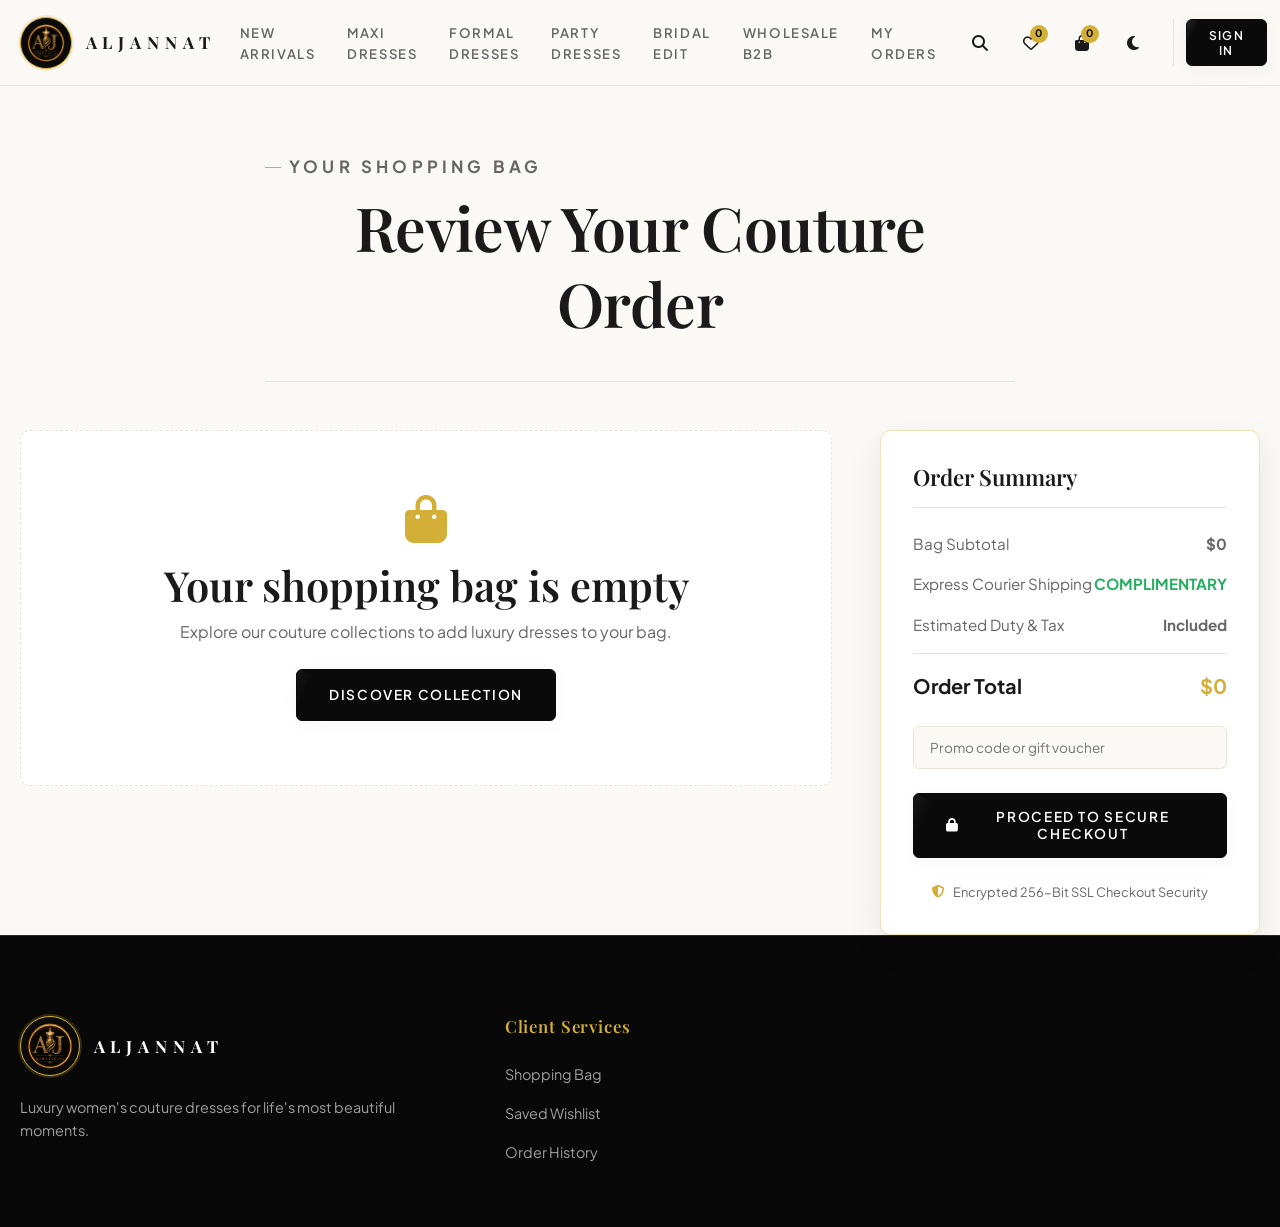
<file: cart.html>
<!DOCTYPE html>
<html lang="en">
  <head>
    <meta charset="UTF-8" />
    <meta name="viewport" content="width=device-width, initial-scale=1.0" />
    <title>Shopping Bag | ALJANNAT Luxury Fashion</title>
    <meta name="description" content="Your ALJANNAT shopping bag with selected couture dresses." />
    <link rel="preconnect" href="https://fonts.googleapis.com" />
    <link rel="preconnect" href="https://fonts.gstatic.com" crossorigin />
    <link href="https://fonts.googleapis.com/css2?family=Cormorant+Garamond:ital,wght@0,400;0,500;0,600;0,700;1,400&family=Playfair+Display:ital,wght@0,400;0,500;0,600;0,700;0,800;1,400&family=Plus+Jakarta+Sans:wght@300;400;500;600;700&display=swap" rel="stylesheet" />
    <link rel="stylesheet" href="https://cdnjs.cloudflare.com/ajax/libs/font-awesome/6.5.2/css/all.min.css" />
    <link rel="stylesheet" href="css/style.css" />
    <link rel="stylesheet" href="css/responsive.css" />
    <link rel="stylesheet" href="css/animations.css" />
    <link rel="icon" href="logo.png" type="image/png" />
  </head>
  <body data-page="cart">
    <div class="loading-screen" aria-hidden="true">
      <div class="loader"></div>
      <p style="font-family: var(--font-serif); letter-spacing: 0.3em; font-size: 0.9rem; color: var(--accent);">ALJANNAT LUXURY</p>
    </div>

    <div class="site-shell">
      <header class="site-header">
        <div class="container nav-wrap">
          <a href="index.html" class="brand" aria-label="ALJANNAT home">
            <img src="logo.png" alt="ALJANNAT" class="brand-logo" />
            <span class="brand-name">ALJANNAT</span>
          </a>

          <nav class="main-nav" aria-label="Primary navigation">
            <a href="collections.html?filter=new">New Arrivals</a>
            <a href="collections.html?category=maxi">Maxi Dresses</a>
            <a href="collections.html?category=formal">Formal Dresses</a>
            <a href="collections.html?category=party">Party Dresses</a>
            <a href="collections.html?collection=bridal">Bridal Edit</a>
            <a href="wholesale.html">Wholesale B2B</a>
            <a href="orders.html">My Orders</a>
          </nav>

          <div class="nav-actions">
            <button class="icon-btn search-toggle" aria-label="Open search"><i class="fa-solid fa-magnifying-glass"></i></button>
            <a href="wishlist.html" class="icon-btn"><i class="fa-regular fa-heart"></i><span class="count-pill wishlist-count">0</span></a>
            <a href="cart.html" class="icon-btn"><i class="fa-solid fa-bag-shopping"></i><span class="count-pill cart-count">0</span></a>
            <button class="icon-btn theme-toggle" aria-label="Toggle dark mode"><i class="fa-solid fa-moon"></i></button>
            <button class="hamburger" aria-label="Open menu" aria-expanded="false"><span></span><span></span><span></span></button>
          </div>
        </div>
      </header>

      <main class="page-section">
        <div class="container">
          <div class="page-hero reveal">
            <p class="eyebrow">YOUR SHOPPING BAG</p>
            <h1>Review Your Couture Order</h1>
          </div>

          <div class="cart-layout">
            <div class="cart-items reveal" id="cart-items"></div>

            <aside class="cart-summary reveal">
              <h2>Order Summary</h2>
              <div class="summary-row"><span>Bag Subtotal</span><strong id="subtotal">$0</strong></div>
              <div class="summary-row"><span>Express Courier Shipping</span><strong style="color: #27ae60;">COMPLIMENTARY</strong></div>
              <div class="summary-row"><span>Estimated Duty & Tax</span><strong>Included</strong></div>
              <div class="summary-row total"><span>Order Total</span><strong id="total" style="color: var(--accent);">$0</strong></div>

              <div style="margin: 1.5rem 0;">
                <input type="text" placeholder="Promo code or gift voucher" style="width: 100%; padding: 0.75rem 1rem; border: 1px solid var(--border); border-radius: var(--radius-sm); font-size: 0.85rem; background: var(--bg);" />
              </div>

              <button class="btn btn-primary btn-block"><i class="fa-solid fa-lock"></i> Proceed to Secure Checkout</button>

              <div style="margin-top: 1.5rem; text-align: center; font-size: 0.8rem; color: var(--text-muted); display: flex; align-items: center; justify-content: center; gap: 0.5rem;">
                <i class="fa-solid fa-shield-halved" style="color: var(--accent);"></i> Encrypted 256-Bit SSL Checkout Security
              </div>
            </aside>
          </div>
        </div>
      </main>

      <footer class="site-footer">
        <div class="container footer-grid">
          <div>
            <a href="index.html" class="brand footer-brand">
              <img src="logo.png" alt="ALJANNAT" class="brand-logo" />
              <span class="brand-name" style="color: #fff;">ALJANNAT</span>
            </a>
            <p style="color: #a0a0a0; font-size: 0.9rem; margin-top: 1rem;">Luxury women's couture dresses for life's most beautiful moments.</p>
          </div>
          <div>
            <h4>Client Services</h4>
            <ul>
              <li><a href="cart.html">Shopping Bag</a></li>
              <li><a href="wishlist.html">Saved Wishlist</a></li>
              <li><a href="orders.html">Order History</a></li>
            </ul>
          </div>
        </div>
      </footer>
    </div>

    <div class="search-overlay" id="search-overlay" aria-hidden="true">
      <div class="search-panel">
        <button class="close-search" aria-label="Close search"><i class="fa-solid fa-xmark"></i></button>
        <div class="search-heading">
          <p class="eyebrow">SEARCH DRESSES</p>
          <h2>Find Your Perfect Look</h2>
        </div>
        <div class="search-input-wrap">
          <input type="text" id="global-search" placeholder="Search by style, collection, or dress name..." />
          <i class="fa-solid fa-magnifying-glass"></i>
        </div>
        <div class="search-results" id="search-results"></div>
      </div>
    </div>

    <div class="toast" id="toast"></div>
    <button class="back-to-top" aria-label="Back to top"><i class="fa-solid fa-arrow-up"></i></button>

    <script src="js/storage.js"></script>
    <script src="js/products.js"></script>
    <script src="js/wishlist.js"></script>
    <script src="js/cart.js"></script>
    <script src="js/search.js"></script>
    <script src="js/payment.js"></script>
    <script src="js/auth.js"></script>
    <script src="js/app.js"></script>
  </body>
</html>
</file>
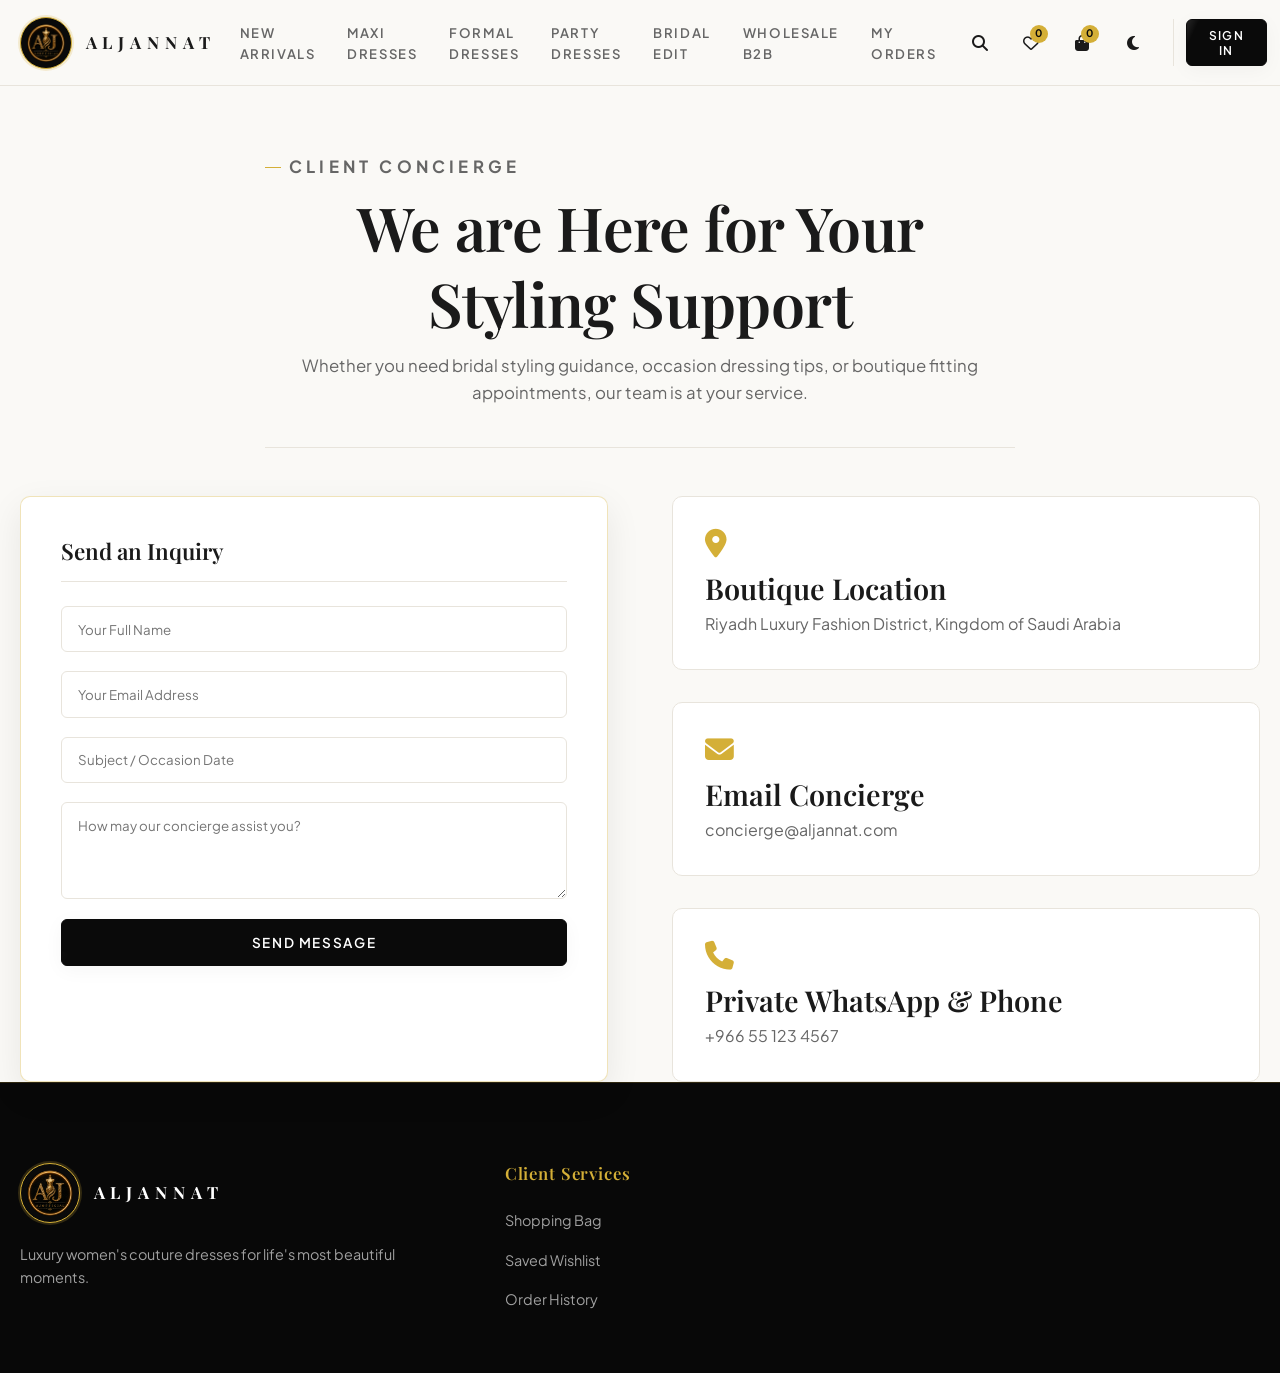
<file: contact.html>
<!DOCTYPE html>
<html lang="en">
  <head>
    <meta charset="UTF-8" />
    <meta name="viewport" content="width=device-width, initial-scale=1.0" />
    <title>Contact Us | ALJANNAT Luxury Fashion</title>
    <meta name="description" content="Contact ALJANNAT for bridal styling support, concierge assistance, and boutique inquiries." />
    <link rel="preconnect" href="https://fonts.googleapis.com" />
    <link rel="preconnect" href="https://fonts.gstatic.com" crossorigin />
    <link href="https://fonts.googleapis.com/css2?family=Cormorant+Garamond:ital,wght@0,400;0,500;0,600;0,700;1,400&family=Playfair+Display:ital,wght@0,400;0,500;0,600;0,700;0,800;1,400&family=Plus+Jakarta+Sans:wght@300;400;500;600;700&display=swap" rel="stylesheet" />
    <link rel="stylesheet" href="https://cdnjs.cloudflare.com/ajax/libs/font-awesome/6.5.2/css/all.min.css" />
    <link rel="stylesheet" href="css/style.css" />
    <link rel="stylesheet" href="css/responsive.css" />
    <link rel="stylesheet" href="css/animations.css" />
    <link rel="icon" href="logo.png" type="image/png" />
  </head>
  <body data-page="contact">
    <div class="loading-screen" aria-hidden="true">
      <div class="loader"></div>
      <p style="font-family: var(--font-serif); letter-spacing: 0.3em; font-size: 0.9rem; color: var(--accent);">ALJANNAT LUXURY</p>
    </div>

    <div class="site-shell">
      <header class="site-header">
        <div class="container nav-wrap">
          <a href="index.html" class="brand" aria-label="ALJANNAT home">
            <img src="logo.png" alt="ALJANNAT" class="brand-logo" />
            <span class="brand-name">ALJANNAT</span>
          </a>

          <nav class="main-nav" aria-label="Primary navigation">
            <a href="collections.html?filter=new">New Arrivals</a>
            <a href="collections.html?category=maxi">Maxi Dresses</a>
            <a href="collections.html?category=formal">Formal Dresses</a>
            <a href="collections.html?category=party">Party Dresses</a>
            <a href="collections.html?collection=bridal">Bridal Edit</a>
            <a href="wholesale.html">Wholesale B2B</a>
            <a href="orders.html">My Orders</a>
          </nav>

          <div class="nav-actions">
            <button class="icon-btn search-toggle" aria-label="Open search"><i class="fa-solid fa-magnifying-glass"></i></button>
            <a href="wishlist.html" class="icon-btn"><i class="fa-regular fa-heart"></i><span class="count-pill wishlist-count">0</span></a>
            <a href="cart.html" class="icon-btn"><i class="fa-solid fa-bag-shopping"></i><span class="count-pill cart-count">0</span></a>
            <button class="icon-btn theme-toggle" aria-label="Toggle dark mode"><i class="fa-solid fa-moon"></i></button>
            <button class="hamburger" aria-label="Open menu" aria-expanded="false"><span></span><span></span><span></span></button>
          </div>
        </div>
      </header>

      <main class="page-section">
        <div class="container">
          <div class="page-hero reveal">
            <p class="eyebrow">CLIENT CONCIERGE</p>
            <h1>We are Here for Your Styling Support</h1>
            <p>Whether you need bridal styling guidance, occasion dressing tips, or boutique fitting appointments, our team is at your service.</p>
          </div>

          <div style="display: grid; grid-template-columns: 1fr 1fr; gap: 4rem; margin-top: 3rem;" class="reveal">
            <div class="cart-summary" style="padding: 2.5rem;">
              <h2>Send an Inquiry</h2>
              <form style="display: flex; flex-direction: column; gap: 1.2rem;" onsubmit="event.preventDefault(); showToast('Thank you! Your message has been sent to our concierge.'); this.reset();">
                <input type="text" placeholder="Your Full Name" style="padding: 0.85rem 1rem; border: 1px solid var(--border); border-radius: var(--radius-sm);" required />
                <input type="email" placeholder="Your Email Address" style="padding: 0.85rem 1rem; border: 1px solid var(--border); border-radius: var(--radius-sm);" required />
                <input type="text" placeholder="Subject / Occasion Date" style="padding: 0.85rem 1rem; border: 1px solid var(--border); border-radius: var(--radius-sm);" required />
                <textarea rows="4" placeholder="How may our concierge assist you?" style="padding: 0.85rem 1rem; border: 1px solid var(--border); border-radius: var(--radius-sm);" required></textarea>
                <button type="submit" class="btn btn-primary btn-block">Send Message</button>
              </form>
            </div>

            <div style="display: flex; flex-direction: column; gap: 2rem;">
              <div style="background: var(--surface); border: 1px solid var(--border); padding: 2rem; border-radius: var(--radius); shadow: var(--shadow-sm);">
                <i class="fa-solid fa-location-dot" style="font-size: 1.8rem; color: var(--accent); margin-bottom: 0.75rem;"></i>
                <h3>Boutique Location</h3>
                <p style="color: var(--text-muted); margin-top: 0.35rem;">Riyadh Luxury Fashion District, Kingdom of Saudi Arabia</p>
              </div>

              <div style="background: var(--surface); border: 1px solid var(--border); padding: 2rem; border-radius: var(--radius); shadow: var(--shadow-sm);">
                <i class="fa-solid fa-envelope" style="font-size: 1.8rem; color: var(--accent); margin-bottom: 0.75rem;"></i>
                <h3>Email Concierge</h3>
                <p style="color: var(--text-muted); margin-top: 0.35rem;">concierge@aljannat.com</p>
              </div>

              <div style="background: var(--surface); border: 1px solid var(--border); padding: 2rem; border-radius: var(--radius); shadow: var(--shadow-sm);">
                <i class="fa-solid fa-phone" style="font-size: 1.8rem; color: var(--accent); margin-bottom: 0.75rem;"></i>
                <h3>Private WhatsApp & Phone</h3>
                <p style="color: var(--text-muted); margin-top: 0.35rem;">+966 55 123 4567</p>
              </div>
            </div>
          </div>
        </div>
      </main>

      <footer class="site-footer">
        <div class="container footer-grid">
          <div>
            <a href="index.html" class="brand footer-brand">
              <img src="logo.png" alt="ALJANNAT" class="brand-logo" />
              <span class="brand-name" style="color: #fff;">ALJANNAT</span>
            </a>
            <p style="color: #a0a0a0; font-size: 0.9rem; margin-top: 1rem;">Luxury women's couture dresses for life's most beautiful moments.</p>
          </div>
          <div>
            <h4>Client Services</h4>
            <ul>
              <li><a href="cart.html">Shopping Bag</a></li>
              <li><a href="wishlist.html">Saved Wishlist</a></li>
              <li><a href="orders.html">Order History</a></li>
            </ul>
          </div>
        </div>
      </footer>
    </div>

    <div class="search-overlay" id="search-overlay" aria-hidden="true">
      <div class="search-panel">
        <button class="close-search" aria-label="Close search"><i class="fa-solid fa-xmark"></i></button>
        <div class="search-heading">
          <p class="eyebrow">SEARCH DRESSES</p>
          <h2>Find Your Perfect Look</h2>
        </div>
        <div class="search-input-wrap">
          <input type="text" id="global-search" placeholder="Search by style, collection, or dress name..." />
          <i class="fa-solid fa-magnifying-glass"></i>
        </div>
        <div class="search-results" id="search-results"></div>
      </div>
    </div>

    <div class="toast" id="toast"></div>
    <button class="back-to-top" aria-label="Back to top"><i class="fa-solid fa-arrow-up"></i></button>

    <script src="js/storage.js"></script>
    <script src="js/products.js"></script>
    <script src="js/wishlist.js"></script>
    <script src="js/cart.js"></script>
    <script src="js/search.js"></script>
    <script src="js/auth.js"></script>
    <script src="js/app.js"></script>
  </body>
</html>
</file>
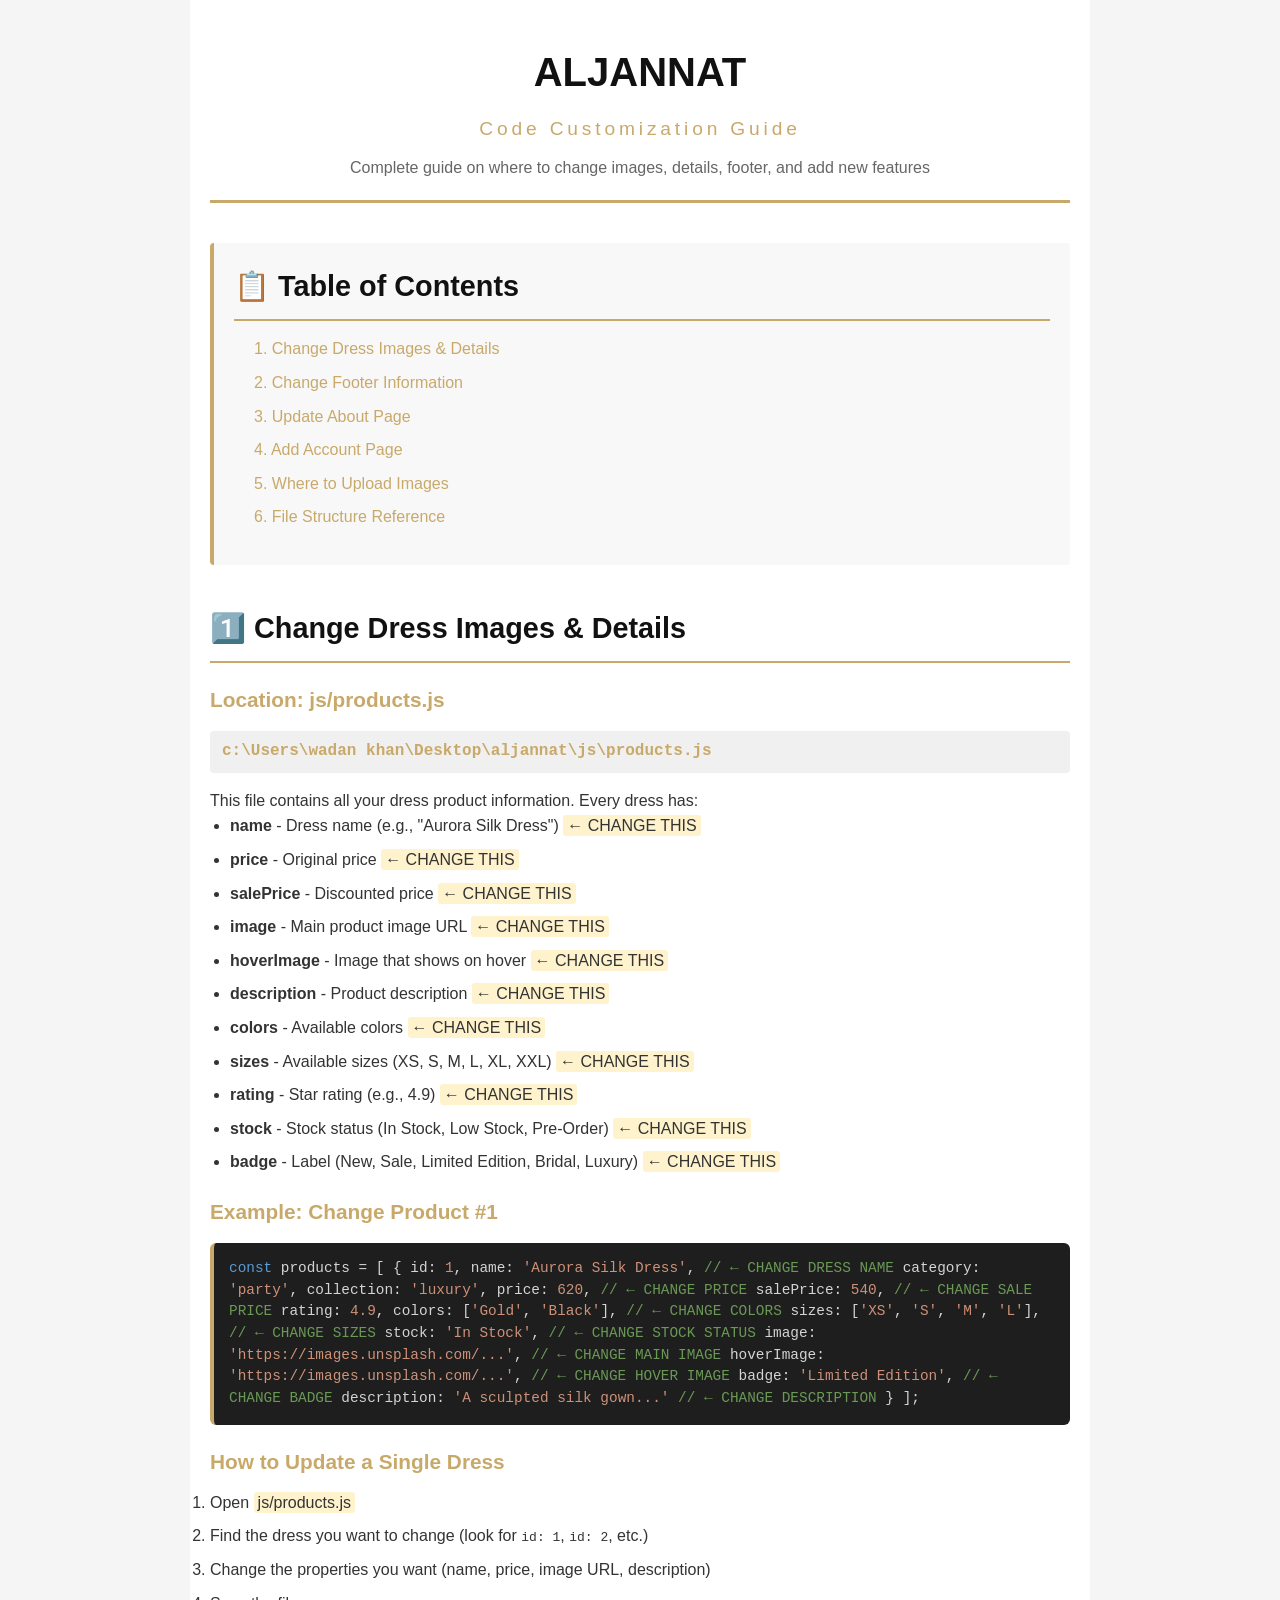
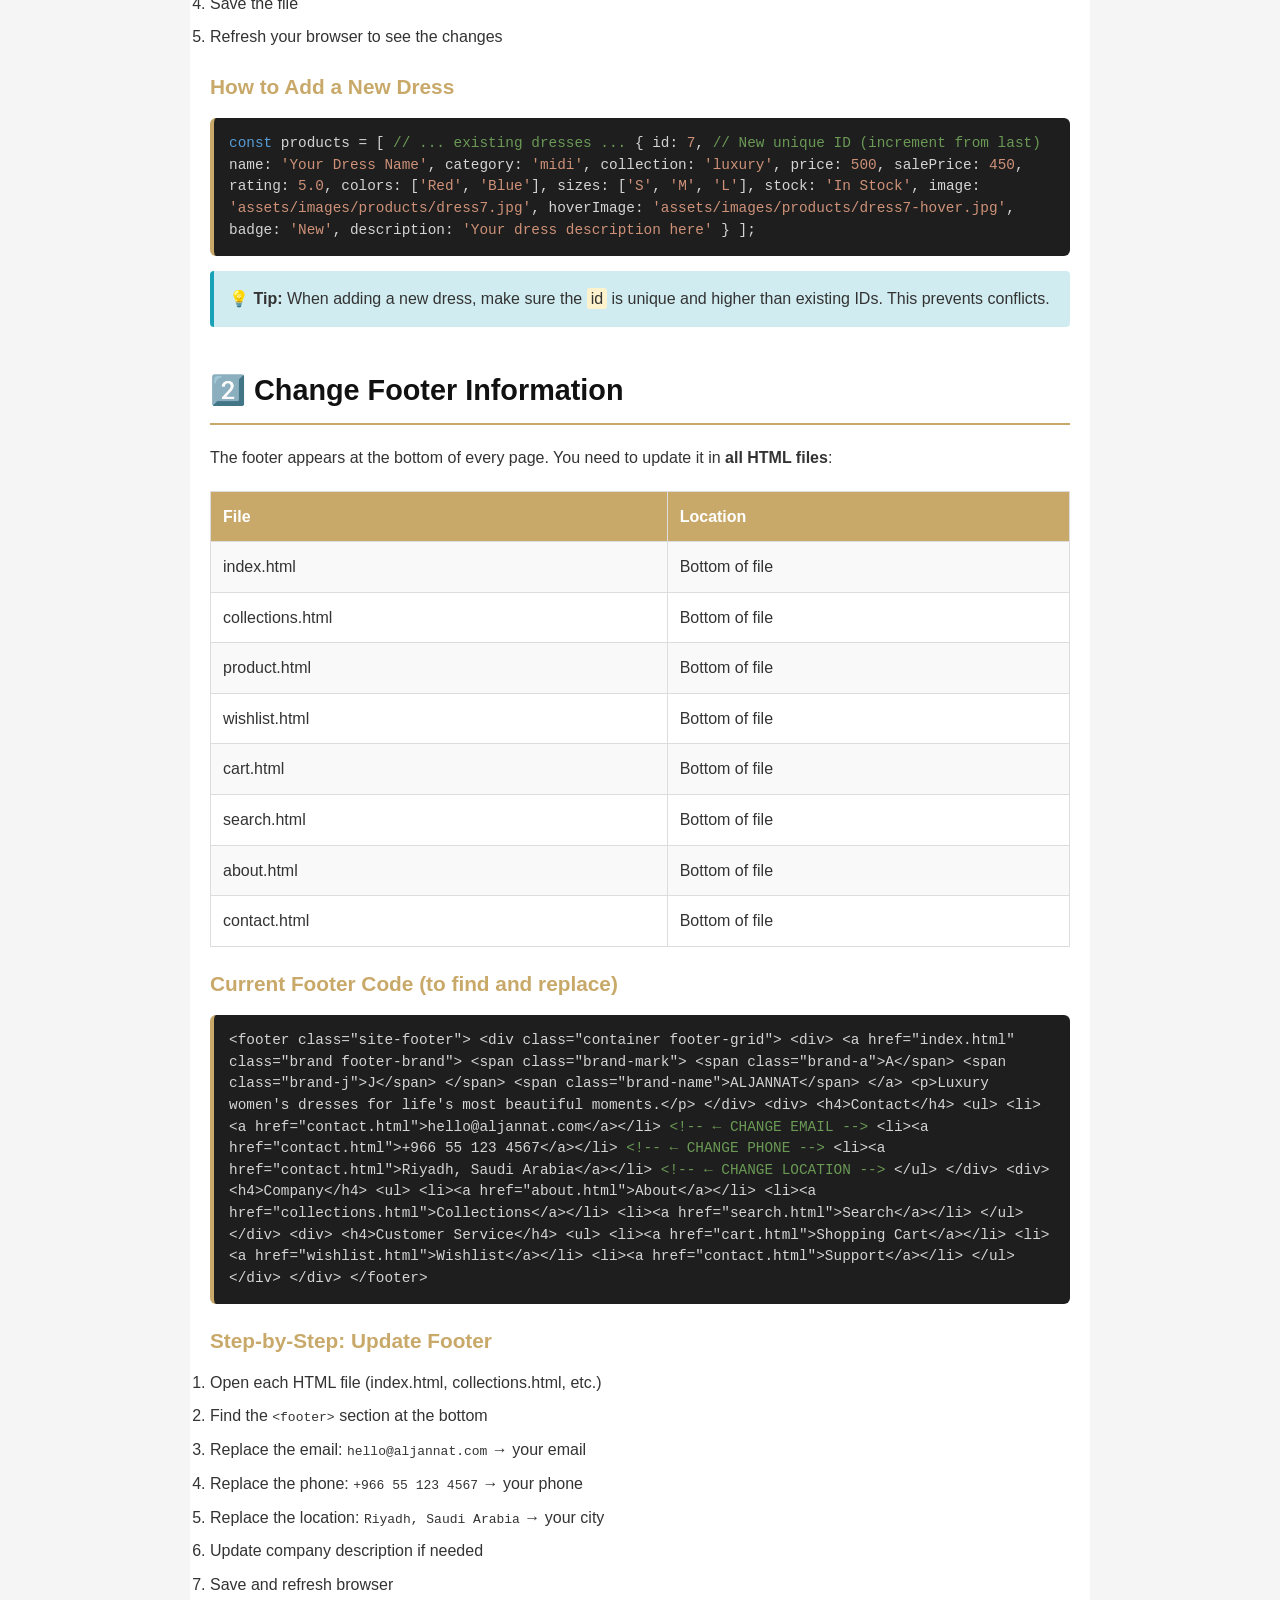
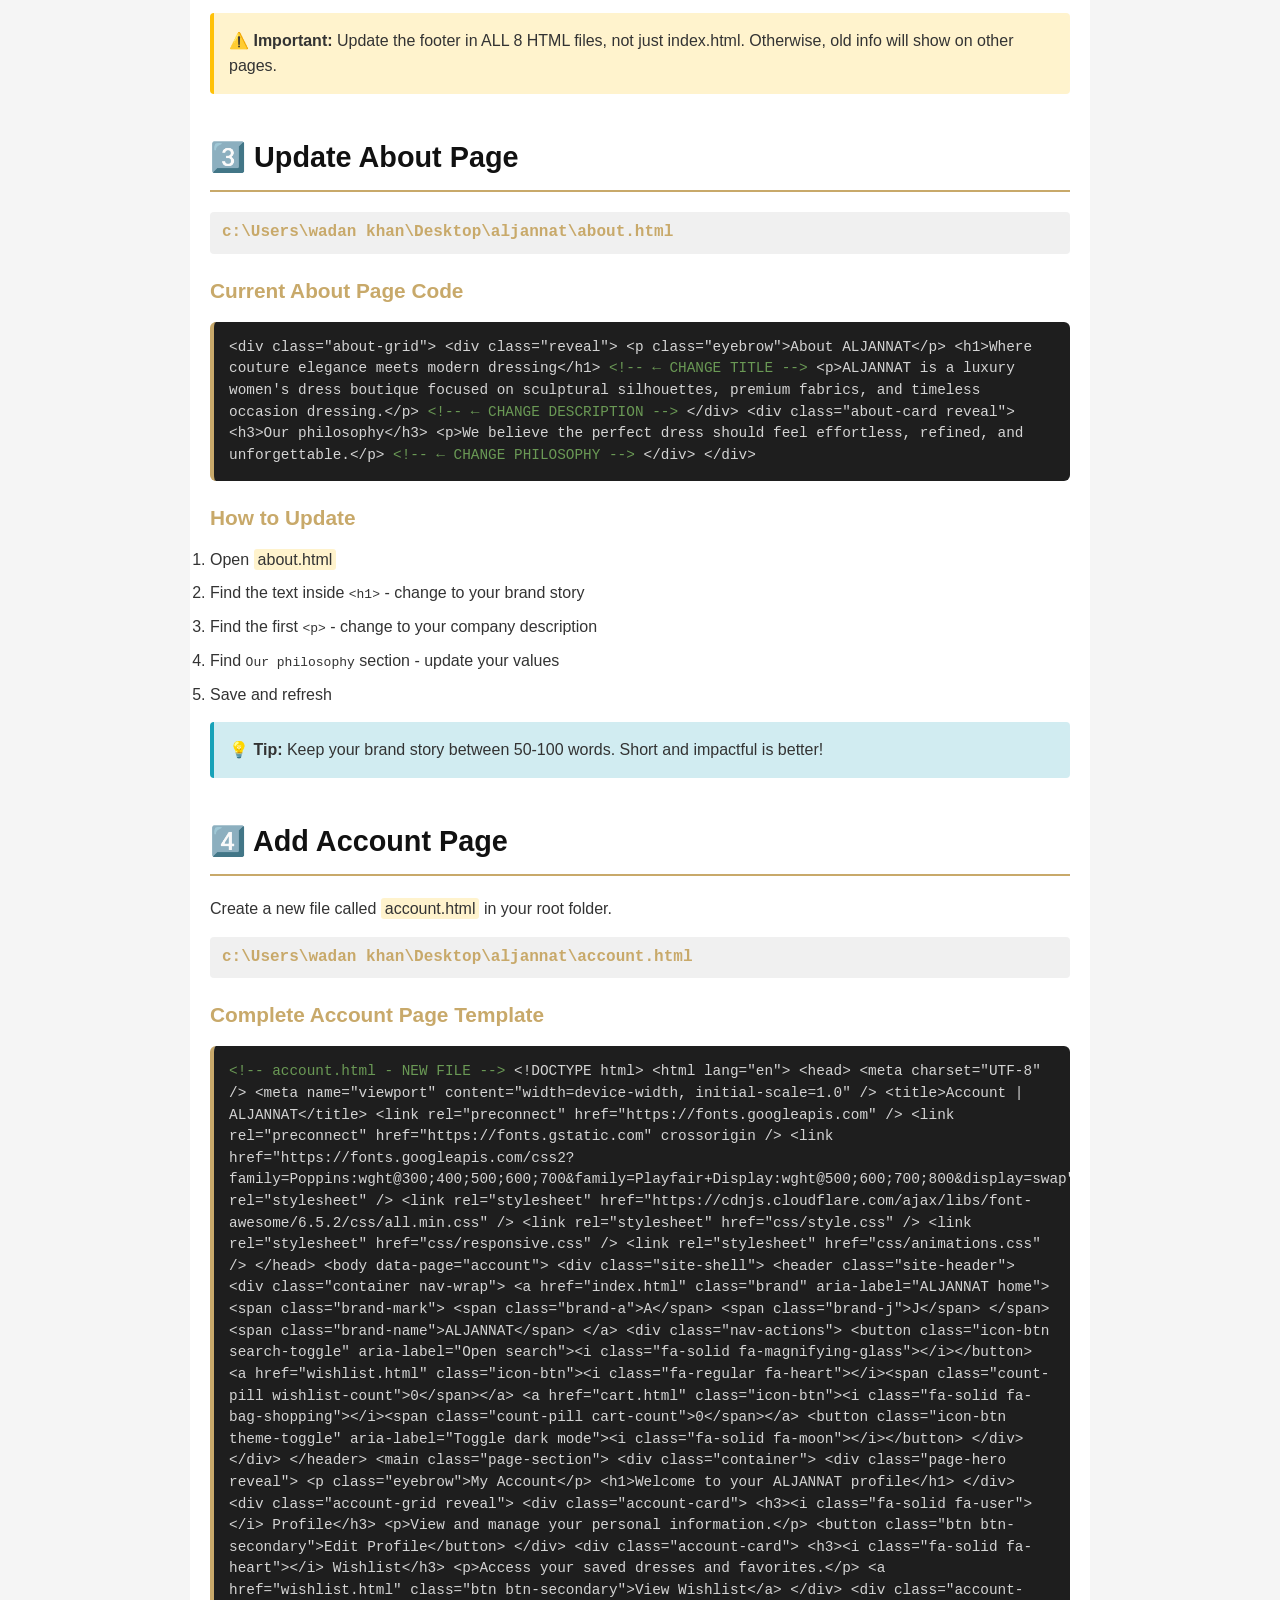
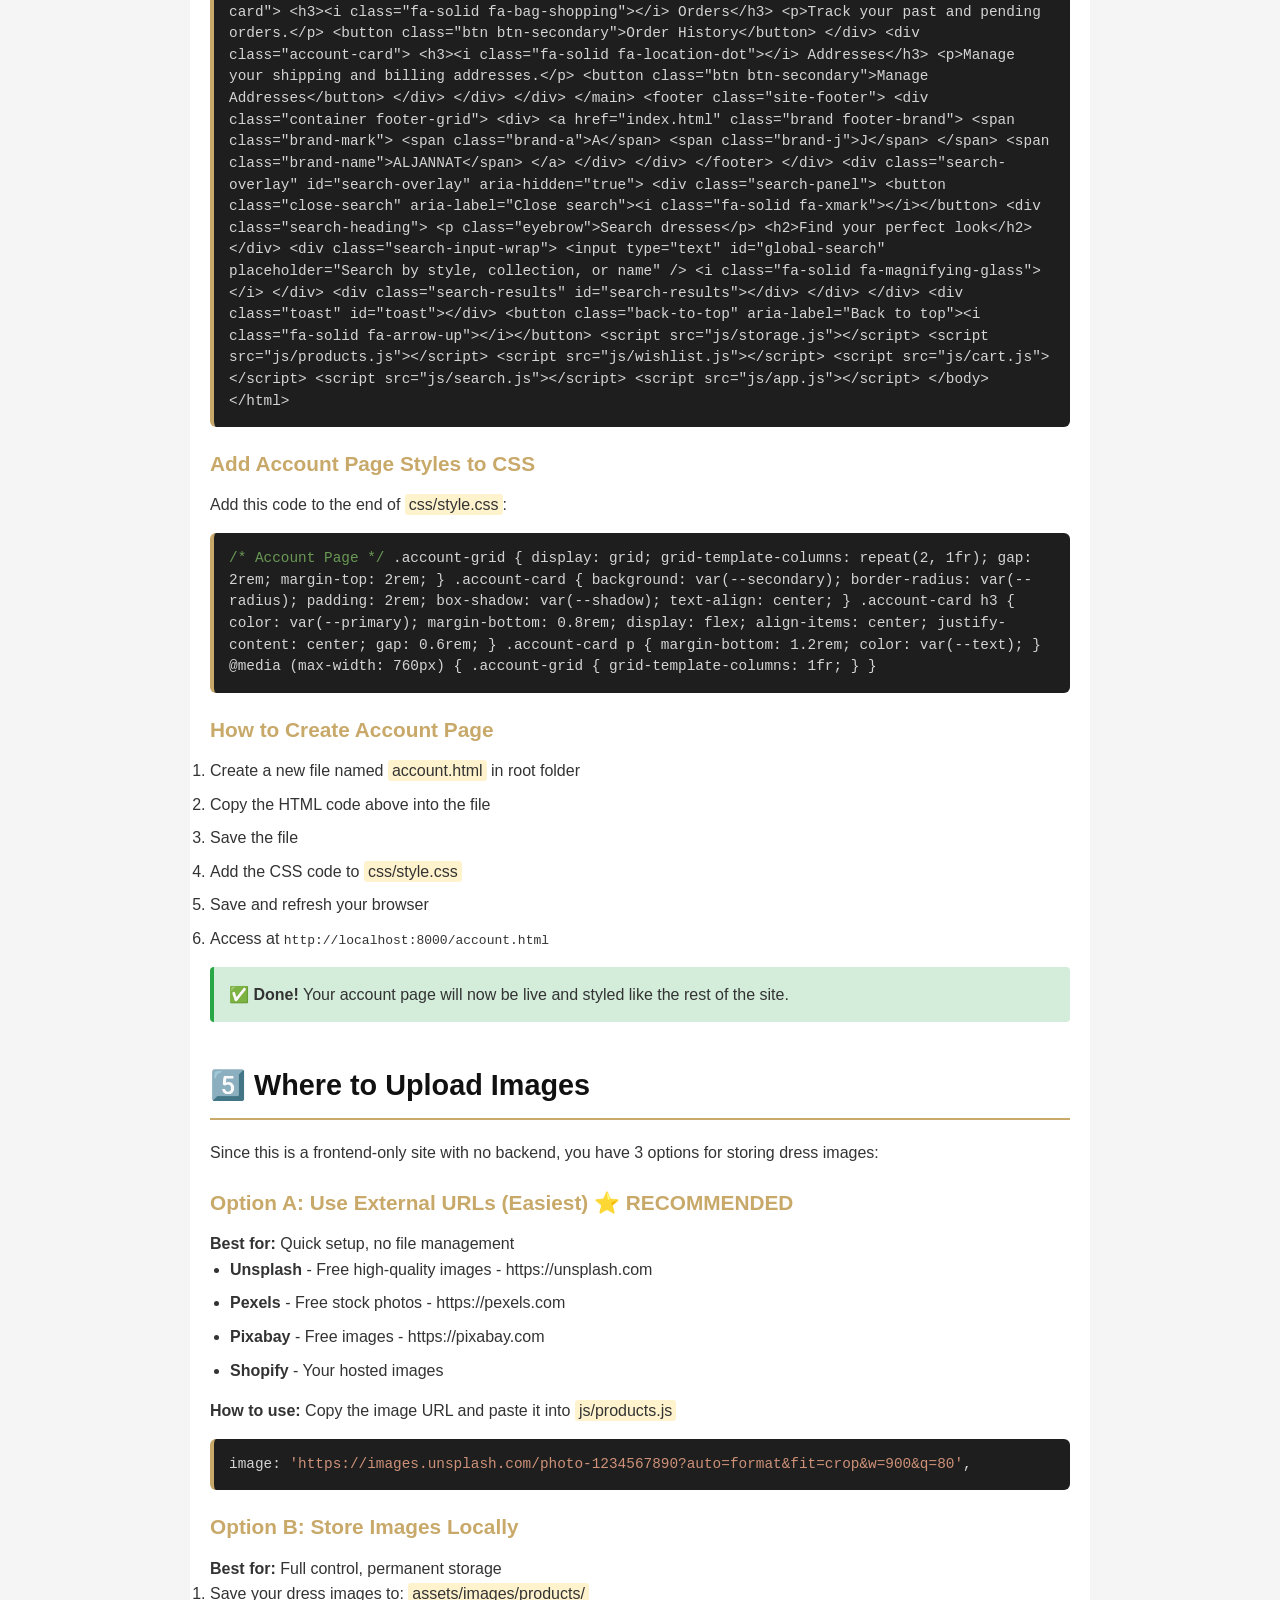
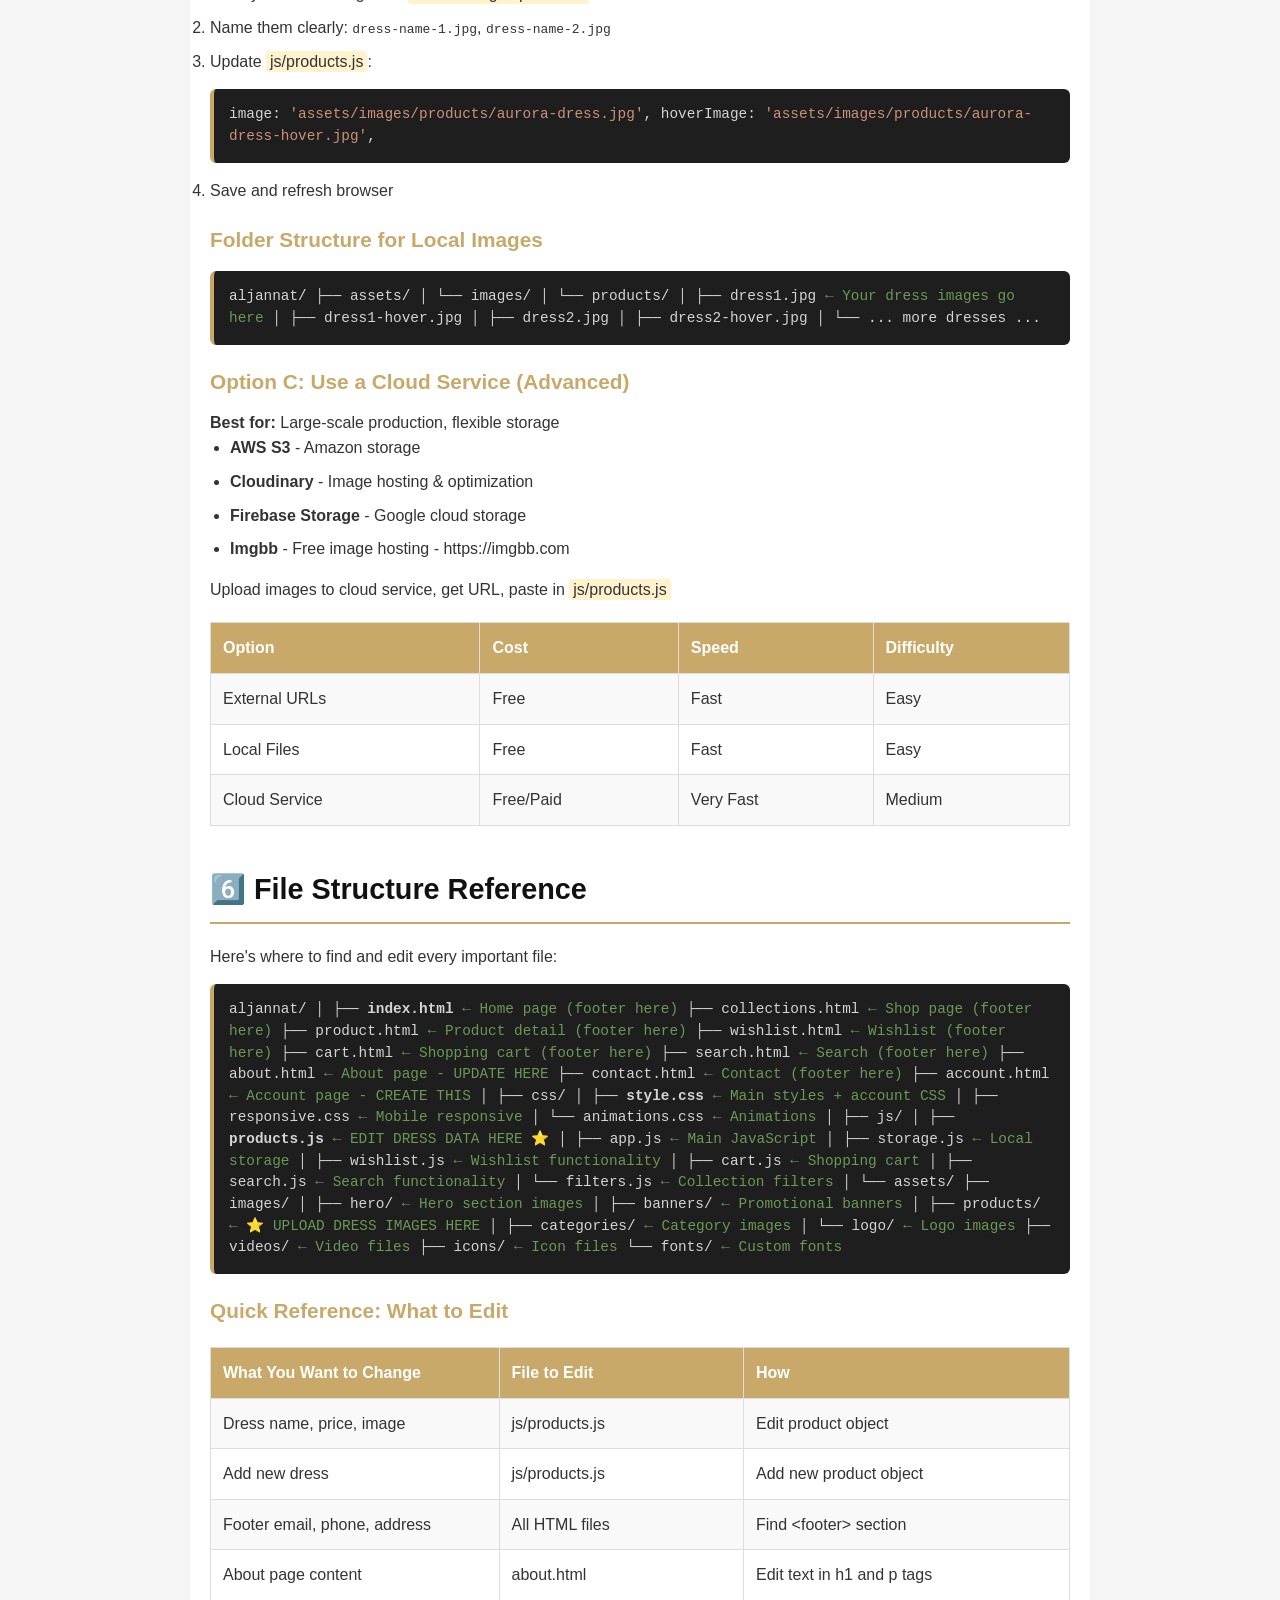
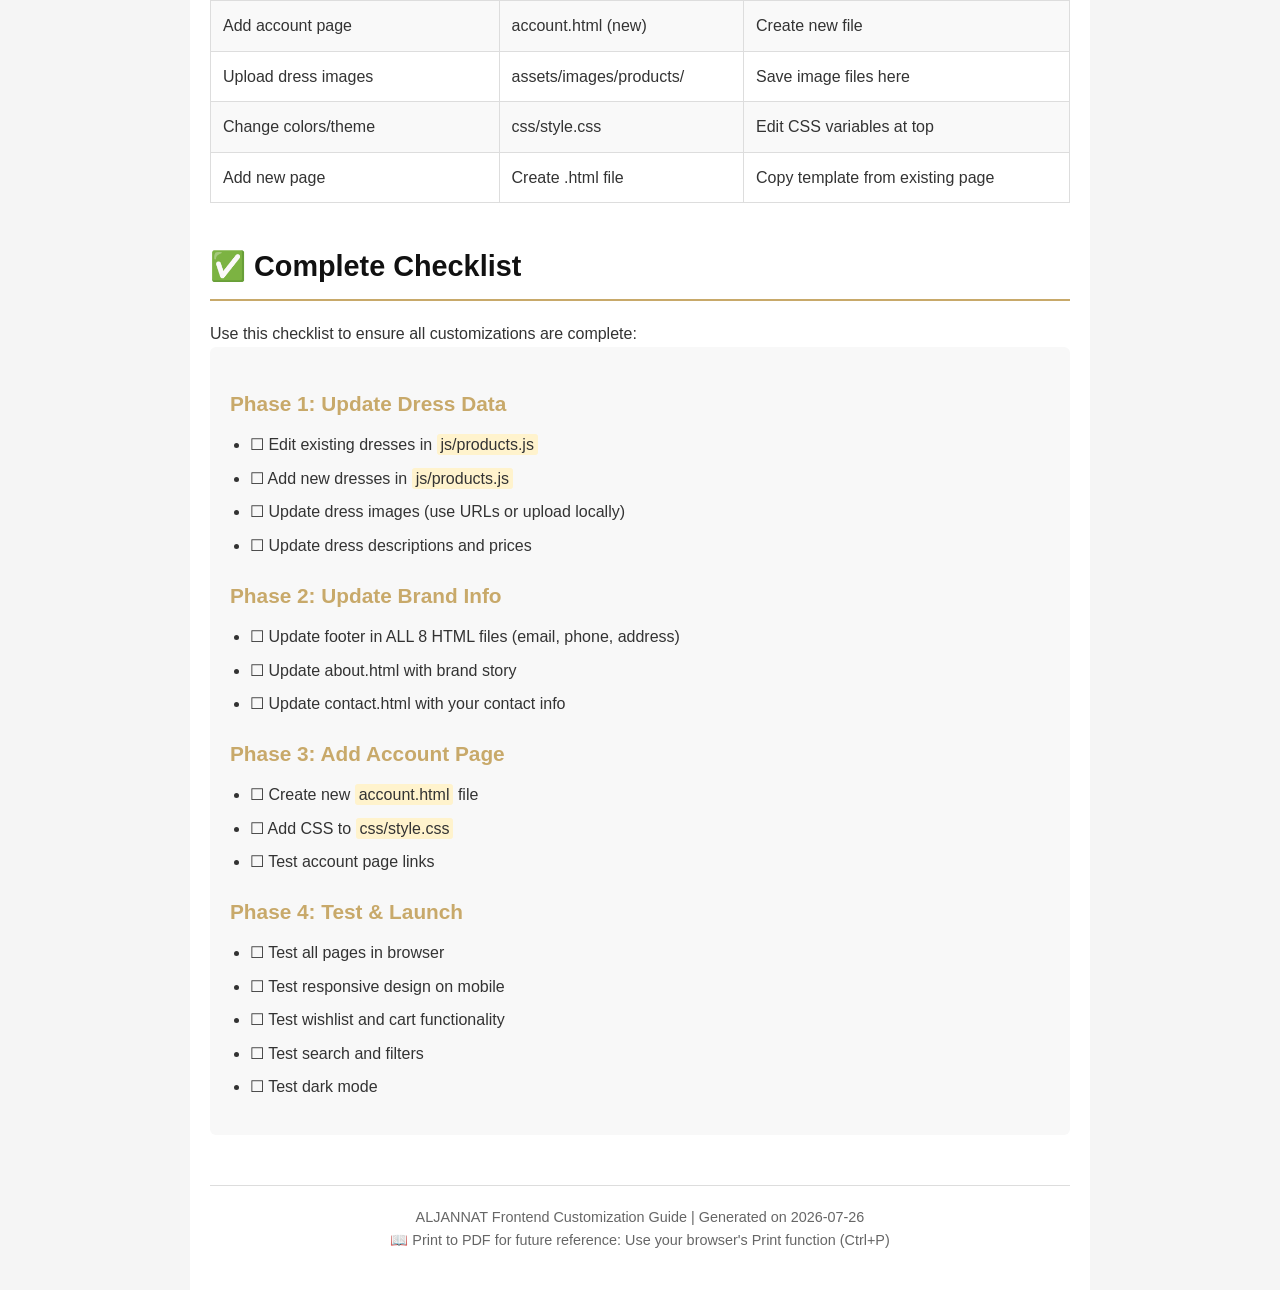
<file: CUSTOMIZATION_GUIDE.html>
<!DOCTYPE html>
<html lang="en">
<head>
  <meta charset="UTF-8" />
  <meta name="viewport" content="width=device-width, initial-scale=1.0" />
  <title>ALJANNAT - Code Customization Guide</title>
  <style>
    * {
      margin: 0;
      padding: 0;
      box-sizing: border-box;
    }
    body {
      font-family: 'Segoe UI', Tahoma, Geneva, Verdana, sans-serif;
      line-height: 1.6;
      color: #333;
      background: #f5f5f5;
    }
    @media print {
      body {
        background: white;
      }
    }
    .container {
      max-width: 900px;
      margin: 0 auto;
      padding: 40px 20px;
      background: white;
    }
    header {
      text-align: center;
      margin-bottom: 40px;
      border-bottom: 3px solid #c8a96a;
      padding-bottom: 20px;
    }
    h1 {
      font-size: 2.5rem;
      color: #111;
      margin-bottom: 10px;
    }
    .subtitle {
      color: #c8a96a;
      font-size: 1.2rem;
      letter-spacing: 0.2em;
    }
    .toc {
      background: #f8f8f8;
      border-left: 4px solid #c8a96a;
      padding: 20px;
      margin: 30px 0;
      border-radius: 4px;
    }
    .toc h2 {
      color: #111;
      margin-bottom: 15px;
    }
    .toc ul {
      list-style: none;
    }
    .toc li {
      margin: 8px 0;
    }
    .toc a {
      color: #c8a96a;
      text-decoration: none;
      font-weight: 500;
    }
    .toc a:hover {
      text-decoration: underline;
    }
    section {
      margin: 40px 0;
      page-break-inside: avoid;
    }
    h2 {
      color: #111;
      font-size: 1.8rem;
      border-bottom: 2px solid #c8a96a;
      padding-bottom: 10px;
      margin-bottom: 20px;
    }
    h3 {
      color: #c8a96a;
      font-size: 1.3rem;
      margin-top: 20px;
      margin-bottom: 12px;
    }
    .file-path {
      background: #f0f0f0;
      padding: 8px 12px;
      border-radius: 4px;
      font-family: 'Courier New', monospace;
      color: #c8a96a;
      font-weight: bold;
      margin: 15px 0;
      word-break: break-all;
    }
    .code-block {
      background: #1e1e1e;
      color: #d4d4d4;
      padding: 15px;
      border-radius: 6px;
      overflow-x: auto;
      margin: 15px 0;
      font-family: 'Courier New', monospace;
      font-size: 0.9rem;
      line-height: 1.5;
      border-left: 4px solid #c8a96a;
    }
    .keyword {
      color: #569cd6;
    }
    .string {
      color: #ce9178;
    }
    .function {
      color: #dcdcaa;
    }
    .comment {
      color: #6a9955;
    }
    table {
      width: 100%;
      border-collapse: collapse;
      margin: 20px 0;
    }
    th, td {
      border: 1px solid #ddd;
      padding: 12px;
      text-align: left;
    }
    th {
      background: #c8a96a;
      color: white;
      font-weight: bold;
    }
    tr:nth-child(even) {
      background: #f9f9f9;
    }
    .warning {
      background: #fff3cd;
      border-left: 4px solid #ffc107;
      padding: 15px;
      margin: 15px 0;
      border-radius: 4px;
    }
    .info {
      background: #d1ecf1;
      border-left: 4px solid #17a2b8;
      padding: 15px;
      margin: 15px 0;
      border-radius: 4px;
    }
    .success {
      background: #d4edda;
      border-left: 4px solid #28a745;
      padding: 15px;
      margin: 15px 0;
      border-radius: 4px;
    }
    ul {
      margin-left: 20px;
      margin-bottom: 15px;
    }
    li {
      margin-bottom: 8px;
    }
    .page-break {
      page-break-after: always;
      margin: 40px 0;
    }
    .footer {
      text-align: center;
      margin-top: 50px;
      padding-top: 20px;
      border-top: 1px solid #ddd;
      color: #666;
      font-size: 0.9rem;
    }
    .highlight {
      background: #fff3cd;
      padding: 2px 4px;
      border-radius: 3px;
    }
  </style>
</head>
<body>
  <div class="container">
    <!-- HEADER -->
    <header>
      <h1>ALJANNAT</h1>
      <p class="subtitle">Code Customization Guide</p>
      <p style="color: #666; margin-top: 10px;">Complete guide on where to change images, details, footer, and add new features</p>
    </header>

    <!-- TABLE OF CONTENTS -->
    <div class="toc">
      <h2>📋 Table of Contents</h2>
      <ul>
        <li><a href="#section1">1. Change Dress Images & Details</a></li>
        <li><a href="#section2">2. Change Footer Information</a></li>
        <li><a href="#section3">3. Update About Page</a></li>
        <li><a href="#section4">4. Add Account Page</a></li>
        <li><a href="#section5">5. Where to Upload Images</a></li>
        <li><a href="#section6">6. File Structure Reference</a></li>
      </ul>
    </div>

    <!-- SECTION 1 -->
    <!-- THIS SECTION EXPLAINS WHERE TO CHANGE DRESS PICTURES, NAMES, PRICES, AND DETAILS -->
    <section id="section1">
      <h2>1️⃣ Change Dress Images & Details</h2>
      
      <!-- IMPORTANT: Edit this file to change any dress information on your site -->
      <h3>Location: js/products.js</h3>
      <div class="file-path">c:\Users\wadan khan\Desktop\aljannat\js\products.js</div>
      
      <!-- All your products are stored as a list in this file. Each dress has these properties you can change: -->
      <p>This file contains all your dress product information. Every dress has:</p>
      <!-- YOU CAN CHANGE ALL OF THESE PROPERTIES FOR EACH DRESS -->
      <ul>
        <li><strong>name</strong> - Dress name (e.g., "Aurora Silk Dress") <span class="highlight">← CHANGE THIS</span></li>
        <li><strong>price</strong> - Original price <span class="highlight">← CHANGE THIS</span></li>
        <li><strong>salePrice</strong> - Discounted price <span class="highlight">← CHANGE THIS</span></li>
        <li><strong>image</strong> - Main product image URL <span class="highlight">← CHANGE THIS</span></li>
        <li><strong>hoverImage</strong> - Image that shows on hover <span class="highlight">← CHANGE THIS</span></li>
        <li><strong>description</strong> - Product description <span class="highlight">← CHANGE THIS</span></li>
        <li><strong>colors</strong> - Available colors <span class="highlight">← CHANGE THIS</span></li>
        <li><strong>sizes</strong> - Available sizes (XS, S, M, L, XL, XXL) <span class="highlight">← CHANGE THIS</span></li>
        <li><strong>rating</strong> - Star rating (e.g., 4.9) <span class="highlight">← CHANGE THIS</span></li>
        <li><strong>stock</strong> - Stock status (In Stock, Low Stock, Pre-Order) <span class="highlight">← CHANGE THIS</span></li>
        <li><strong>badge</strong> - Label (New, Sale, Limited Edition, Bridal, Luxury) <span class="highlight">← CHANGE THIS</span></li>
      </ul>

      <h3>Example: Change Product #1</h3>
      <div class="code-block">
<span class="keyword">const</span> products = [
  {
    id: <span class="string">1</span>,
    name: <span class="string">'Aurora Silk Dress'</span>,  <span class="comment">// ← CHANGE DRESS NAME</span>
    category: <span class="string">'party'</span>,
    collection: <span class="string">'luxury'</span>,
    price: <span class="string">620</span>,  <span class="comment">// ← CHANGE PRICE</span>
    salePrice: <span class="string">540</span>,  <span class="comment">// ← CHANGE SALE PRICE</span>
    rating: <span class="string">4.9</span>,
    colors: [<span class="string">'Gold'</span>, <span class="string">'Black'</span>],  <span class="comment">// ← CHANGE COLORS</span>
    sizes: [<span class="string">'XS'</span>, <span class="string">'S'</span>, <span class="string">'M'</span>, <span class="string">'L'</span>],  <span class="comment">// ← CHANGE SIZES</span>
    stock: <span class="string">'In Stock'</span>,  <span class="comment">// ← CHANGE STOCK STATUS</span>
    image: <span class="string">'https://images.unsplash.com/...'</span>,  <span class="comment">// ← CHANGE MAIN IMAGE</span>
    hoverImage: <span class="string">'https://images.unsplash.com/...'</span>,  <span class="comment">// ← CHANGE HOVER IMAGE</span>
    badge: <span class="string">'Limited Edition'</span>,  <span class="comment">// ← CHANGE BADGE</span>
    description: <span class="string">'A sculpted silk gown...'</span>  <span class="comment">// ← CHANGE DESCRIPTION</span>
  }
];
      </div>

      <h3>How to Update a Single Dress</h3>
      <!-- SIMPLE STEPS TO CHANGE ONE DRESS -->
      <ol>
        <li>Open <span class="highlight">js/products.js</span> <!-- This file has all dress data --></li>
        <li>Find the dress you want to change (look for <code>id: 1</code>, <code>id: 2</code>, etc.) <!-- Each dress has a unique ID --></li>
        <li>Change the properties you want (name, price, image URL, description) <!-- Just replace the old text with new text --></li>
        <li>Save the file <!-- Press Ctrl+S --></li>
        <li>Refresh your browser to see the changes <!-- Press F5 or Ctrl+R --></li>
      </ol>

      <h3>How to Add a New Dress</h3>
      <div class="code-block">
<span class="keyword">const</span> products = [
  <span class="comment">// ... existing dresses ...</span>
  {
    id: <span class="string">7</span>,  <span class="comment">// New unique ID (increment from last)</span>
    name: <span class="string">'Your Dress Name'</span>,
    category: <span class="string">'midi'</span>,
    collection: <span class="string">'luxury'</span>,
    price: <span class="string">500</span>,
    salePrice: <span class="string">450</span>,
    rating: <span class="string">5.0</span>,
    colors: [<span class="string">'Red'</span>, <span class="string">'Blue'</span>],
    sizes: [<span class="string">'S'</span>, <span class="string">'M'</span>, <span class="string">'L'</span>],
    stock: <span class="string">'In Stock'</span>,
    image: <span class="string">'assets/images/products/dress7.jpg'</span>,
    hoverImage: <span class="string">'assets/images/products/dress7-hover.jpg'</span>,
    badge: <span class="string">'New'</span>,
    description: <span class="string">'Your dress description here'</span>
  }
];
      </div>

      <div class="info">
        <strong>💡 Tip:</strong> When adding a new dress, make sure the <span class="highlight">id</span> is unique and higher than existing IDs. This prevents conflicts.
      </div>
    </section>

    <!-- SECTION 2 -->
    <!-- THE FOOTER APPEARS AT THE BOTTOM OF EVERY PAGE - YOU NEED TO UPDATE IT IN ALL FILES -->
    <section id="section2" class="page-break">
      <h2>2️⃣ Change Footer Information</h2>
      
      <!-- IMPORTANT: Footer shows on ALL pages, so update in all these files -->
      <p>The footer appears at the bottom of every page. You need to update it in <strong>all HTML files</strong>:</p>

      <table>
        <tr>
          <th>File</th>
          <th>Location</th>
        </tr>
        <tr>
          <td>index.html</td>
          <td>Bottom of file</td>
        </tr>
        <tr>
          <td>collections.html</td>
          <td>Bottom of file</td>
        </tr>
        <tr>
          <td>product.html</td>
          <td>Bottom of file</td>
        </tr>
        <tr>
          <td>wishlist.html</td>
          <td>Bottom of file</td>
        </tr>
        <tr>
          <td>cart.html</td>
          <td>Bottom of file</td>
        </tr>
        <tr>
          <td>search.html</td>
          <td>Bottom of file</td>
        </tr>
        <tr>
          <td>about.html</td>
          <td>Bottom of file</td>
        </tr>
        <tr>
          <td>contact.html</td>
          <td>Bottom of file</td>
        </tr>
      </table>

      <h3>Current Footer Code (to find and replace)</h3>
      <div class="code-block">
&lt;footer class="site-footer"&gt;
  &lt;div class="container footer-grid"&gt;
    &lt;div&gt;
      &lt;a href="index.html" class="brand footer-brand"&gt;
        &lt;span class="brand-mark"&gt;
          &lt;span class="brand-a"&gt;A&lt;/span&gt;
          &lt;span class="brand-j"&gt;J&lt;/span&gt;
        &lt;/span&gt;
        &lt;span class="brand-name"&gt;ALJANNAT&lt;/span&gt;
      &lt;/a&gt;
      &lt;p&gt;Luxury women's dresses for life's most beautiful moments.&lt;/p&gt;
    &lt;/div&gt;
    &lt;div&gt;
      &lt;h4&gt;Contact&lt;/h4&gt;
      &lt;ul&gt;
        &lt;li&gt;&lt;a href="contact.html"&gt;hello@aljannat.com&lt;/a&gt;&lt;/li&gt;  <span class="comment">&lt;!-- ← CHANGE EMAIL --&gt;</span>
        &lt;li&gt;&lt;a href="contact.html"&gt;+966 55 123 4567&lt;/a&gt;&lt;/li&gt;  <span class="comment">&lt;!-- ← CHANGE PHONE --&gt;</span>
        &lt;li&gt;&lt;a href="contact.html"&gt;Riyadh, Saudi Arabia&lt;/a&gt;&lt;/li&gt;  <span class="comment">&lt;!-- ← CHANGE LOCATION --&gt;</span>
      &lt;/ul&gt;
    &lt;/div&gt;
    &lt;div&gt;
      &lt;h4&gt;Company&lt;/h4&gt;
      &lt;ul&gt;
        &lt;li&gt;&lt;a href="about.html"&gt;About&lt;/a&gt;&lt;/li&gt;
        &lt;li&gt;&lt;a href="collections.html"&gt;Collections&lt;/a&gt;&lt;/li&gt;
        &lt;li&gt;&lt;a href="search.html"&gt;Search&lt;/a&gt;&lt;/li&gt;
      &lt;/ul&gt;
    &lt;/div&gt;
    &lt;div&gt;
      &lt;h4&gt;Customer Service&lt;/h4&gt;
      &lt;ul&gt;
        &lt;li&gt;&lt;a href="cart.html"&gt;Shopping Cart&lt;/a&gt;&lt;/li&gt;
        &lt;li&gt;&lt;a href="wishlist.html"&gt;Wishlist&lt;/a&gt;&lt;/li&gt;
        &lt;li&gt;&lt;a href="contact.html"&gt;Support&lt;/a&gt;&lt;/li&gt;
      &lt;/ul&gt;
    &lt;/div&gt;
  &lt;/div&gt;
&lt;/footer&gt;
      </div>

      <h3>Step-by-Step: Update Footer</h3>
      <!-- FOLLOW THESE STEPS TO UPDATE FOOTER INFO ON ALL PAGES -->
      <ol>
        <li>Open each HTML file (index.html, collections.html, etc.) <!-- Start with one file, then repeat for others --></li>
        <li>Find the <code>&lt;footer&gt;</code> section at the bottom <!-- Use Ctrl+F to search for "footer" --></li>
        <li>Replace the email: <code>hello@aljannat.com</code> → your email <!-- Change this to YOUR email address --></li>
        <li>Replace the phone: <code>+966 55 123 4567</code> → your phone <!-- Change this to YOUR phone number --></li>
        <li>Replace the location: <code>Riyadh, Saudi Arabia</code> → your city <!-- Change this to YOUR city/location --></li>
        <li>Update company description if needed <!-- Optional: change the tagline --></li>
        <li>Save and refresh browser <!-- Press Ctrl+S to save, then F5 to refresh --></li>
      </ol>

      <div class="warning">
        <strong>⚠️ Important:</strong> Update the footer in ALL 8 HTML files, not just index.html. Otherwise, old info will show on other pages.
      </div>
    </section>

    <!-- SECTION 3 -->
    <!-- THIS FILE HAS YOUR BRAND STORY - CHANGE THE TEXT TO MATCH YOUR BUSINESS -->
    <section id="section3">
      <h2>3️⃣ Update About Page</h2>
      
      <!-- Edit this file to tell your brand story -->
      <div class="file-path">c:\Users\wadan khan\Desktop\aljannat\about.html</div>

      <h3>Current About Page Code</h3>
      <!-- HERE IS THE EXACT CODE YOU NEED TO FIND AND CHANGE IN about.html -->
      <div class="code-block">
&lt;div class="about-grid"&gt;
  &lt;div class="reveal"&gt;
    &lt;p class="eyebrow"&gt;About ALJANNAT&lt;/p&gt;
    &lt;h1&gt;Where couture elegance meets modern dressing&lt;/h1&gt;  <span class="comment">&lt;!-- ← CHANGE TITLE --&gt;</span>
    &lt;p&gt;ALJANNAT is a luxury women's dress boutique focused on sculptural silhouettes, premium fabrics, and timeless occasion dressing.&lt;/p&gt;  <span class="comment">&lt;!-- ← CHANGE DESCRIPTION --&gt;</span>
  &lt;/div&gt;
  &lt;div class="about-card reveal"&gt;
    &lt;h3&gt;Our philosophy&lt;/h3&gt;
    &lt;p&gt;We believe the perfect dress should feel effortless, refined, and unforgettable.&lt;/p&gt;  <span class="comment">&lt;!-- ← CHANGE PHILOSOPHY --&gt;</span>
  &lt;/div&gt;
&lt;/div&gt;
      </div>

      <h3>How to Update</h3>
      <ol>
        <li>Open <span class="highlight">about.html</span></li>
        <li>Find the text inside <code>&lt;h1&gt;</code> - change to your brand story</li>
        <li>Find the first <code>&lt;p&gt;</code> - change to your company description</li>
        <li>Find <code>Our philosophy</code> section - update your values</li>
        <li>Save and refresh</li>
      </ol>

      <div class="info">
        <strong>💡 Tip:</strong> Keep your brand story between 50-100 words. Short and impactful is better!
      </div>
    </section>

    <!-- SECTION 4 -->
    <!-- THIS SECTION EXPLAINS HOW TO CREATE A NEW ACCOUNT PAGE -->
    <section id="section4" class="page-break">
      <h2>4️⃣ Add Account Page</h2>
      
      <!-- YOU NEED TO CREATE THIS NEW FILE - It doesn't exist yet -->
      <p>Create a new file called <span class="highlight">account.html</span> in your root folder.</p>
      <!-- This is where to save the new file -->
      <div class="file-path">c:\Users\wadan khan\Desktop\aljannat\account.html</div>

      <!-- COPY ALL THE CODE BELOW AND PASTE IT INTO YOUR NEW account.html FILE -->
      <h3>Complete Account Page Template</h3>
      <div class="code-block">
<span class="comment">&lt;!-- account.html - NEW FILE --&gt;</span>
&lt;!DOCTYPE html&gt;
&lt;html lang="en"&gt;
  &lt;head&gt;
    &lt;meta charset="UTF-8" /&gt;
    &lt;meta name="viewport" content="width=device-width, initial-scale=1.0" /&gt;
    &lt;title&gt;Account | ALJANNAT&lt;/title&gt;
    &lt;link rel="preconnect" href="https://fonts.googleapis.com" /&gt;
    &lt;link rel="preconnect" href="https://fonts.gstatic.com" crossorigin /&gt;
    &lt;link href="https://fonts.googleapis.com/css2?family=Poppins:wght@300;400;500;600;700&amp;family=Playfair+Display:wght@500;600;700;800&amp;display=swap" rel="stylesheet" /&gt;
    &lt;link rel="stylesheet" href="https://cdnjs.cloudflare.com/ajax/libs/font-awesome/6.5.2/css/all.min.css" /&gt;
    &lt;link rel="stylesheet" href="css/style.css" /&gt;
    &lt;link rel="stylesheet" href="css/responsive.css" /&gt;
    &lt;link rel="stylesheet" href="css/animations.css" /&gt;
  &lt;/head&gt;
  &lt;body data-page="account"&gt;
    &lt;div class="site-shell"&gt;
      &lt;header class="site-header"&gt;
        &lt;div class="container nav-wrap"&gt;
          &lt;a href="index.html" class="brand" aria-label="ALJANNAT home"&gt;
            &lt;span class="brand-mark"&gt;
              &lt;span class="brand-a"&gt;A&lt;/span&gt;
              &lt;span class="brand-j"&gt;J&lt;/span&gt;
            &lt;/span&gt;
            &lt;span class="brand-name"&gt;ALJANNAT&lt;/span&gt;
          &lt;/a&gt;
          &lt;div class="nav-actions"&gt;
            &lt;button class="icon-btn search-toggle" aria-label="Open search"&gt;&lt;i class="fa-solid fa-magnifying-glass"&gt;&lt;/i&gt;&lt;/button&gt;
            &lt;a href="wishlist.html" class="icon-btn"&gt;&lt;i class="fa-regular fa-heart"&gt;&lt;/i&gt;&lt;span class="count-pill wishlist-count"&gt;0&lt;/span&gt;&lt;/a&gt;
            &lt;a href="cart.html" class="icon-btn"&gt;&lt;i class="fa-solid fa-bag-shopping"&gt;&lt;/i&gt;&lt;span class="count-pill cart-count"&gt;0&lt;/span&gt;&lt;/a&gt;
            &lt;button class="icon-btn theme-toggle" aria-label="Toggle dark mode"&gt;&lt;i class="fa-solid fa-moon"&gt;&lt;/i&gt;&lt;/button&gt;
          &lt;/div&gt;
        &lt;/div&gt;
      &lt;/header&gt;

      &lt;main class="page-section"&gt;
        &lt;div class="container"&gt;
          &lt;div class="page-hero reveal"&gt;
            &lt;p class="eyebrow"&gt;My Account&lt;/p&gt;
            &lt;h1&gt;Welcome to your ALJANNAT profile&lt;/h1&gt;
          &lt;/div&gt;

          &lt;div class="account-grid reveal"&gt;
            &lt;div class="account-card"&gt;
              &lt;h3&gt;&lt;i class="fa-solid fa-user"&gt;&lt;/i&gt; Profile&lt;/h3&gt;
              &lt;p&gt;View and manage your personal information.&lt;/p&gt;
              &lt;button class="btn btn-secondary"&gt;Edit Profile&lt;/button&gt;
            &lt;/div&gt;
            &lt;div class="account-card"&gt;
              &lt;h3&gt;&lt;i class="fa-solid fa-heart"&gt;&lt;/i&gt; Wishlist&lt;/h3&gt;
              &lt;p&gt;Access your saved dresses and favorites.&lt;/p&gt;
              &lt;a href="wishlist.html" class="btn btn-secondary"&gt;View Wishlist&lt;/a&gt;
            &lt;/div&gt;
            &lt;div class="account-card"&gt;
              &lt;h3&gt;&lt;i class="fa-solid fa-bag-shopping"&gt;&lt;/i&gt; Orders&lt;/h3&gt;
              &lt;p&gt;Track your past and pending orders.&lt;/p&gt;
              &lt;button class="btn btn-secondary"&gt;Order History&lt;/button&gt;
            &lt;/div&gt;
            &lt;div class="account-card"&gt;
              &lt;h3&gt;&lt;i class="fa-solid fa-location-dot"&gt;&lt;/i&gt; Addresses&lt;/h3&gt;
              &lt;p&gt;Manage your shipping and billing addresses.&lt;/p&gt;
              &lt;button class="btn btn-secondary"&gt;Manage Addresses&lt;/button&gt;
            &lt;/div&gt;
          &lt;/div&gt;
        &lt;/div&gt;
      &lt;/main&gt;

      &lt;footer class="site-footer"&gt;
        &lt;div class="container footer-grid"&gt;
          &lt;div&gt;
            &lt;a href="index.html" class="brand footer-brand"&gt;
              &lt;span class="brand-mark"&gt;
                &lt;span class="brand-a"&gt;A&lt;/span&gt;
                &lt;span class="brand-j"&gt;J&lt;/span&gt;
              &lt;/span&gt;
              &lt;span class="brand-name"&gt;ALJANNAT&lt;/span&gt;
            &lt;/a&gt;
          &lt;/div&gt;
        &lt;/div&gt;
      &lt;/footer&gt;
    &lt;/div&gt;

    &lt;div class="search-overlay" id="search-overlay" aria-hidden="true"&gt;
      &lt;div class="search-panel"&gt;
        &lt;button class="close-search" aria-label="Close search"&gt;&lt;i class="fa-solid fa-xmark"&gt;&lt;/i&gt;&lt;/button&gt;
        &lt;div class="search-heading"&gt;
          &lt;p class="eyebrow"&gt;Search dresses&lt;/p&gt;
          &lt;h2&gt;Find your perfect look&lt;/h2&gt;
        &lt;/div&gt;
        &lt;div class="search-input-wrap"&gt;
          &lt;input type="text" id="global-search" placeholder="Search by style, collection, or name" /&gt;
          &lt;i class="fa-solid fa-magnifying-glass"&gt;&lt;/i&gt;
        &lt;/div&gt;
        &lt;div class="search-results" id="search-results"&gt;&lt;/div&gt;
      &lt;/div&gt;
    &lt;/div&gt;

    &lt;div class="toast" id="toast"&gt;&lt;/div&gt;
    &lt;button class="back-to-top" aria-label="Back to top"&gt;&lt;i class="fa-solid fa-arrow-up"&gt;&lt;/i&gt;&lt;/button&gt;

    &lt;script src="js/storage.js"&gt;&lt;/script&gt;
    &lt;script src="js/products.js"&gt;&lt;/script&gt;
    &lt;script src="js/wishlist.js"&gt;&lt;/script&gt;
    &lt;script src="js/cart.js"&gt;&lt;/script&gt;
    &lt;script src="js/search.js"&gt;&lt;/script&gt;
    &lt;script src="js/app.js"&gt;&lt;/script&gt;
  &lt;/body&gt;
&lt;/html&gt;
      </div>

      <h3>Add Account Page Styles to CSS</h3>
      <p>Add this code to the end of <span class="highlight">css/style.css</span>:</p>
      <div class="code-block">
<span class="comment">/* Account Page */</span>
.account-grid {
  display: grid;
  grid-template-columns: repeat(2, 1fr);
  gap: 2rem;
  margin-top: 2rem;
}

.account-card {
  background: var(--secondary);
  border-radius: var(--radius);
  padding: 2rem;
  box-shadow: var(--shadow);
  text-align: center;
}

.account-card h3 {
  color: var(--primary);
  margin-bottom: 0.8rem;
  display: flex;
  align-items: center;
  justify-content: center;
  gap: 0.6rem;
}

.account-card p {
  margin-bottom: 1.2rem;
  color: var(--text);
}

@media (max-width: 760px) {
  .account-grid {
    grid-template-columns: 1fr;
  }
}
      </div>

      <h3>How to Create Account Page</h3>
      <!-- FOLLOW THESE EXACT STEPS TO ADD THE ACCOUNT PAGE -->
      <ol>
        <li>Create a new file named <span class="highlight">account.html</span> in root folder <!-- Right-click in folder → New File → Name it account.html --></li>
        <li>Copy the HTML code above into the file <!-- Select all code above, Ctrl+C, then Ctrl+V in new file --></li>
        <li>Save the file <!-- Press Ctrl+S --></li>
        <li>Add the CSS code to <span class="highlight">css/style.css</span> <!-- Go to style.css, add code at the end --></li>
        <li>Save and refresh your browser <!-- Press Ctrl+S then F5 --></li>
        <li>Access at <code>http://localhost:8000/account.html</code> <!-- Your new account page is live! --></li>
      </ol>

      <div class="success">
        <strong>✅ Done!</strong> Your account page will now be live and styled like the rest of the site.
      </div>
    </section>

    <!-- SECTION 5 -->
    <!-- THIS EXPLAINS WHERE TO PUT YOUR DRESS IMAGES - 3 OPTIONS AVAILABLE -->
    <section id="section5" class="page-break">
      <h2>5️⃣ Where to Upload Images</h2>
      
      <!-- YOU HAVE 3 WAYS TO STORE IMAGES - CHOOSE ONE METHOD -->
      <p>Since this is a frontend-only site with no backend, you have 3 options for storing dress images:</p>

      <!-- OPTION 1: EASIEST - USE FREE IMAGE SITES -->
      <h3>Option A: Use External URLs (Easiest) ⭐ RECOMMENDED</h3>
      <p><strong>Best for:</strong> Quick setup, no file management</p>
      <ul>
        <li><strong>Unsplash</strong> - Free high-quality images - https://unsplash.com</li>
        <li><strong>Pexels</strong> - Free stock photos - https://pexels.com</li>
        <li><strong>Pixabay</strong> - Free images - https://pixabay.com</li>
        <li><strong>Shopify</strong> - Your hosted images</li>
      </ul>
      <p><strong>How to use:</strong> Copy the image URL and paste it into <span class="highlight">js/products.js</span></p>
      <div class="code-block">
image: <span class="string">'https://images.unsplash.com/photo-1234567890?auto=format&fit=crop&w=900&q=80'</span>,
      </div>

      <h3>Option B: Store Images Locally</h3>
      <!-- OPTION 2: SAVE YOUR OWN DRESS PICTURES IN A FOLDER ON YOUR COMPUTER -->
      <p><strong>Best for:</strong> Full control, permanent storage</p>
      <ol>
        <li>Save your dress images to: <span class="highlight">assets/images/products/</span> <!-- Create this folder if it doesn't exist --></li>
        <li>Name them clearly: <code>dress-name-1.jpg</code>, <code>dress-name-2.jpg</code> <!-- Use clear names like: aurora-dress.jpg --></li>
        <li>Update <span class="highlight">js/products.js</span>: <!-- Then tell the code where to find the images -->
          <div class="code-block">
image: <span class="string">'assets/images/products/aurora-dress.jpg'</span>,  <!-- ← POINT TO YOUR IMAGE FILE -->
hoverImage: <span class="string">'assets/images/products/aurora-dress-hover.jpg'</span>,  <!-- ← POINT TO HOVER IMAGE -->
          </div>
        </li>
        <li>Save and refresh browser</li>
      </ol>

      <h3>Folder Structure for Local Images</h3>
      <div class="code-block">
aljannat/
├── assets/
│   └── images/
│       └── products/
│           ├── dress1.jpg              <span class="comment">← Your dress images go here</span>
│           ├── dress1-hover.jpg
│           ├── dress2.jpg
│           ├── dress2-hover.jpg
│           └── ... more dresses ...
      </div>

      <h3>Option C: Use a Cloud Service (Advanced)</h3>
      <p><strong>Best for:</strong> Large-scale production, flexible storage</p>
      <ul>
        <li><strong>AWS S3</strong> - Amazon storage</li>
        <li><strong>Cloudinary</strong> - Image hosting & optimization</li>
        <li><strong>Firebase Storage</strong> - Google cloud storage</li>
        <li><strong>Imgbb</strong> - Free image hosting - https://imgbb.com</li>
      </ul>
      <p>Upload images to cloud service, get URL, paste in <span class="highlight">js/products.js</span></p>

      <table>
        <tr>
          <th>Option</th>
          <th>Cost</th>
          <th>Speed</th>
          <th>Difficulty</th>
        </tr>
        <tr>
          <td>External URLs</td>
          <td>Free</td>
          <td>Fast</td>
          <td>Easy</td>
        </tr>
        <tr>
          <td>Local Files</td>
          <td>Free</td>
          <td>Fast</td>
          <td>Easy</td>
        </tr>
        <tr>
          <td>Cloud Service</td>
          <td>Free/Paid</td>
          <td>Very Fast</td>
          <td>Medium</td>
        </tr>
      </table>
    </section>

    <!-- SECTION 6 -->
    <section id="section6">
      <h2>6️⃣ File Structure Reference</h2>
      
      <p>Here's where to find and edit every important file:</p>

      <div class="code-block">
aljannat/
│
├── <strong>index.html</strong>                    <span class="comment">← Home page (footer here)</span>
├── collections.html                <span class="comment">← Shop page (footer here)</span>
├── product.html                    <span class="comment">← Product detail (footer here)</span>
├── wishlist.html                   <span class="comment">← Wishlist (footer here)</span>
├── cart.html                       <span class="comment">← Shopping cart (footer here)</span>
├── search.html                     <span class="comment">← Search (footer here)</span>
├── about.html                      <span class="comment">← About page - UPDATE HERE</span>
├── contact.html                    <span class="comment">← Contact (footer here)</span>
├── account.html                    <span class="comment">← Account page - CREATE THIS</span>
│
├── css/
│   ├── <strong>style.css</strong>              <span class="comment">← Main styles + account CSS</span>
│   ├── responsive.css              <span class="comment">← Mobile responsive</span>
│   └── animations.css              <span class="comment">← Animations</span>
│
├── js/
│   ├── <strong>products.js</strong>            <span class="comment">← EDIT DRESS DATA HERE ⭐</span>
│   ├── app.js                      <span class="comment">← Main JavaScript</span>
│   ├── storage.js                  <span class="comment">← Local storage</span>
│   ├── wishlist.js                 <span class="comment">← Wishlist functionality</span>
│   ├── cart.js                     <span class="comment">← Shopping cart</span>
│   ├── search.js                   <span class="comment">← Search functionality</span>
│   └── filters.js                  <span class="comment">← Collection filters</span>
│
└── assets/
    ├── images/
    │   ├── hero/                   <span class="comment">← Hero section images</span>
    │   ├── banners/                <span class="comment">← Promotional banners</span>
    │   ├── products/               <span class="comment">← ⭐ UPLOAD DRESS IMAGES HERE</span>
    │   ├── categories/             <span class="comment">← Category images</span>
    │   └── logo/                   <span class="comment">← Logo images</span>
    ├── videos/                     <span class="comment">← Video files</span>
    ├── icons/                      <span class="comment">← Icon files</span>
    └── fonts/                      <span class="comment">← Custom fonts</span>
      </div>

      <h3>Quick Reference: What to Edit</h3>
      <table>
        <tr>
          <th>What You Want to Change</th>
          <th>File to Edit</th>
          <th>How</th>
        </tr>
        <tr>
          <td>Dress name, price, image</td>
          <td>js/products.js</td>
          <td>Edit product object</td>
        </tr>
        <tr>
          <td>Add new dress</td>
          <td>js/products.js</td>
          <td>Add new product object</td>
        </tr>
        <tr>
          <td>Footer email, phone, address</td>
          <td>All HTML files</td>
          <td>Find &lt;footer&gt; section</td>
        </tr>
        <tr>
          <td>About page content</td>
          <td>about.html</td>
          <td>Edit text in h1 and p tags</td>
        </tr>
        <tr>
          <td>Add account page</td>
          <td>account.html (new)</td>
          <td>Create new file</td>
        </tr>
        <tr>
          <td>Upload dress images</td>
          <td>assets/images/products/</td>
          <td>Save image files here</td>
        </tr>
        <tr>
          <td>Change colors/theme</td>
          <td>css/style.css</td>
          <td>Edit CSS variables at top</td>
        </tr>
        <tr>
          <td>Add new page</td>
          <td>Create .html file</td>
          <td>Copy template from existing page</td>
        </tr>
      </table>
    </section>

    <!-- FINAL SECTION -->
    <!-- COMPLETE CHECKLIST TO MAKE SURE YOU CHANGED EVERYTHING -->
    <section class="page-break">
      <h2>✅ Complete Checklist</h2>
      
      <!-- USE THIS CHECKLIST TO TRACK YOUR PROGRESS -->
      <p>Use this checklist to ensure all customizations are complete:</p>

      <div style="background: #f8f8f8; padding: 20px; border-radius: 6px;">
        <!-- PHASE 1: CHANGE YOUR PRODUCT INFORMATION -->
        <h3>Phase 1: Update Dress Data</h3>
        <ul>
          <li>☐ Edit existing dresses in <span class="highlight">js/products.js</span> <!-- Change dress names, prices, images --></li>
          <li>☐ Add new dresses in <span class="highlight">js/products.js</span> <!-- Add more products if you want --></li>
          <li>☐ Update dress images (use URLs or upload locally) <!-- Either use external URLs or save locally --></li>
          <li>☐ Update dress descriptions and prices <!-- Make descriptions match your actual dresses --></li>
        </ul>

        <!-- PHASE 2: UPDATE YOUR CONTACT INFO -->
        <h3>Phase 2: Update Brand Info</h3>
        <ul>
          <li>☐ Update footer in ALL 8 HTML files (email, phone, address) <!-- IMPORTANT: Do all 8 files! --></li>
          <li>☐ Update about.html with brand story <!-- Tell visitors about your brand --></li>
          <li>☐ Update contact.html with your contact info <!-- Add your real contact information --></li>
        </ul>

        <!-- PHASE 3: CREATE ACCOUNT PAGE -->
        <h3>Phase 3: Add Account Page</h3>
        <ul>
          <li>☐ Create new <span class="highlight">account.html</span> file <!-- New file in root folder --></li>
          <li>☐ Add CSS to <span class="highlight">css/style.css</span> <!-- Add styling code --></li>
          <li>☐ Test account page links <!-- Click around to make sure it works --></li>
        </ul>

        <!-- PHASE 4: FINAL TESTING -->
        <h3>Phase 4: Test & Launch</h3>
        <ul>
          <li>☐ Test all pages in browser <!-- Visit each page --></li>
          <li>☐ Test responsive design on mobile <!-- Check on phone/tablet --></li>
          <li>☐ Test wishlist and cart functionality <!-- Try adding/removing items --></li>
          <li>☐ Test search and filters <!-- Try searching for dresses --></li>
          <li>☐ Test dark mode <!-- Click moon icon --></li>
        </ul>
      </div>
    </section>

    <!-- FOOTER -->
    <div class="footer">
      <p>ALJANNAT Frontend Customization Guide | Generated on 2026-07-26</p>
      <p>📖 Print to PDF for future reference: Use your browser's Print function (Ctrl+P)</p>
    </div>

  </div>

  <script>
    // Print optimization
    if (window.location.hash === '#print') {
      window.print();
    }
  </script>
</body>
</html>
</file>
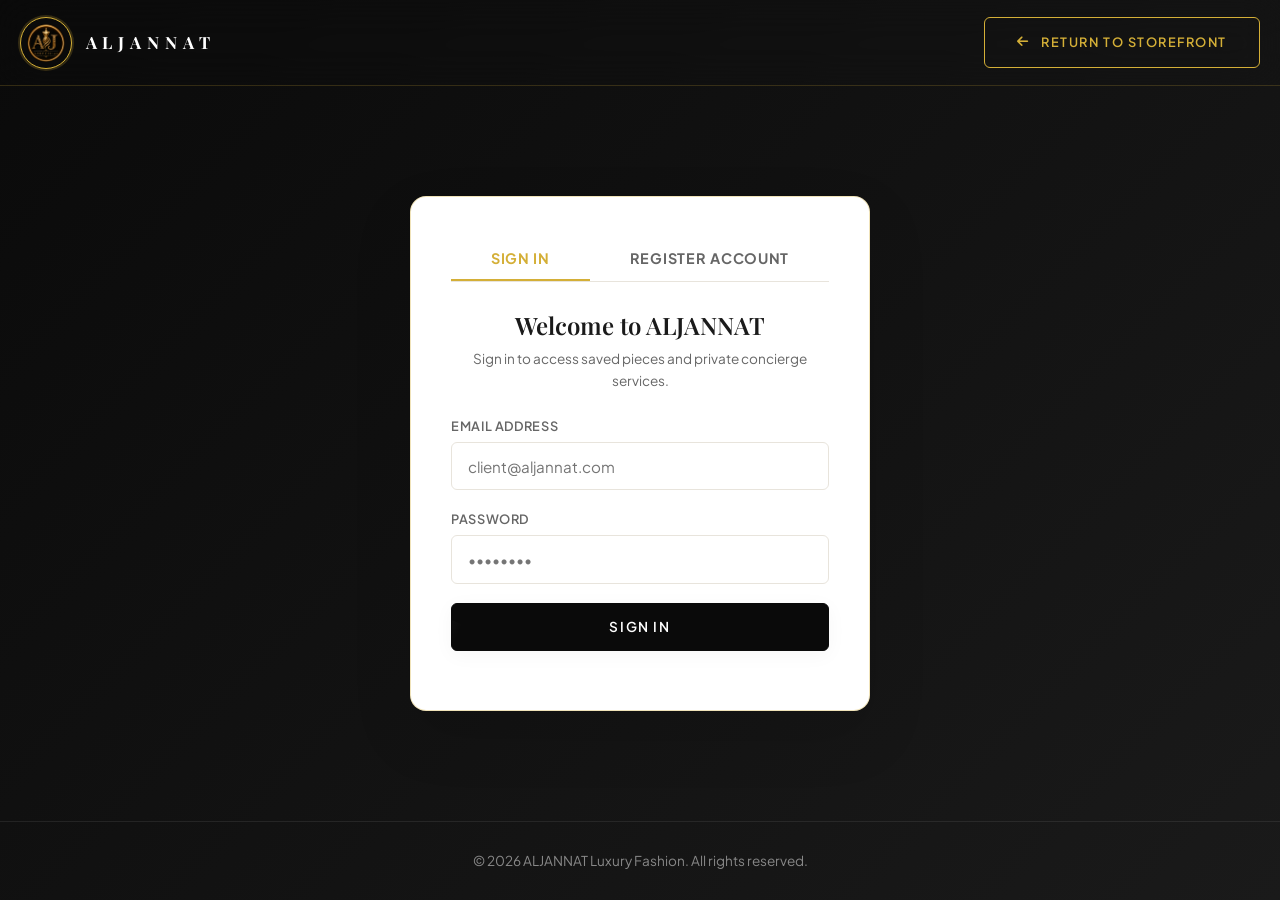
<file: login.html>
<!DOCTYPE html>
<html lang="en">
  <head>
    <meta charset="UTF-8" />
    <meta name="viewport" content="width=device-width, initial-scale=1.0" />
    <title>Sign In & Register | ALJANNAT Luxury Fashion</title>
    <meta name="description" content="Sign in or create an account with ALJANNAT Luxury Fashion." />
    <link rel="preconnect" href="https://fonts.googleapis.com" />
    <link rel="preconnect" href="https://fonts.gstatic.com" crossorigin />
    <link href="https://fonts.googleapis.com/css2?family=Cormorant+Garamond:ital,wght@0,400;0,500;0,600;0,700;1,400&family=Playfair+Display:ital,wght@0,400;0,500;0,600;0,700;0,800;1,400&family=Plus+Jakarta+Sans:wght@300;400;500;600;700&display=swap" rel="stylesheet" />
    <link rel="stylesheet" href="https://cdnjs.cloudflare.com/ajax/libs/font-awesome/6.5.2/css/all.min.css" />
    <link rel="stylesheet" href="css/style.css" />
    <link rel="stylesheet" href="css/responsive.css" />
    <link rel="stylesheet" href="css/animations.css" />
    <link rel="icon" href="logo.png" type="image/png" />
  </head>
  <body data-page="login" style="background: linear-gradient(135deg, #0a0a0a 0%, #1a1a1a 100%); color: #fff; min-height: 100vh; display: flex; flex-direction: column;">
    <header class="site-header" style="background: transparent; border-bottom: 1px solid rgba(212, 175, 55, 0.2);">
      <div class="container nav-wrap">
        <a href="index.html" class="brand" aria-label="ALJANNAT home">
          <img src="logo.png" alt="ALJANNAT" class="brand-logo" />
          <span class="brand-name" style="color: #fff;">ALJANNAT</span>
        </a>
        <a href="index.html" class="btn btn-outline-gold" style="font-size: 0.8rem;"><i class="fa-solid fa-arrow-left"></i> Return to Storefront</a>
      </div>
    </header>

    <main style="flex-grow: 1; display: flex; align-items: center; justify-content: center; padding: 3rem 1rem;">
      <div class="auth-modal-card" style="position: relative; opacity: 1; visibility: visible; width: min(100%, 460px);">
        <div class="auth-tabs">
          <button class="auth-tab active" data-auth-tab="login">Sign In</button>
          <button class="auth-tab" data-auth-tab="register">Register Account</button>
        </div>

        <div class="auth-panel" data-auth-panel="login">
          <h2 style="font-size: 1.5rem; text-align: center; margin-bottom: 0.5rem;">Welcome to ALJANNAT</h2>
          <p style="text-align: center; color: var(--text-muted); font-size: 0.85rem; margin-bottom: 1.5rem;">Sign in to access saved pieces and private concierge services.</p>
          <div class="auth-form">
            <label class="auth-label">
              <span>Email Address</span>
              <input type="email" id="login-email-page" placeholder="client@aljannat.com" required />
            </label>
            <label class="auth-label">
              <span>Password</span>
              <input type="password" id="login-password-page" placeholder="••••••••" required />
            </label>
            <button class="btn btn-primary btn-block" id="btn-login-page">Sign In</button>
            <div class="auth-message" id="auth-login-message-page"></div>
          </div>
        </div>

        <div class="auth-panel hidden" data-auth-panel="register">
          <h2 style="font-size: 1.5rem; text-align: center; margin-bottom: 0.5rem;">Join ALJANNAT</h2>
          <p style="text-align: center; color: var(--text-muted); font-size: 0.85rem; margin-bottom: 1.5rem;">Create an account for personalized luxury styling.</p>
          <div class="auth-form">
            <label class="auth-label">
              <span>Full Name</span>
              <input type="text" id="register-name-page" placeholder="Your Name" required />
            </label>
            <label class="auth-label">
              <span>Email Address</span>
              <input type="email" id="register-email-page" placeholder="client@aljannat.com" required />
            </label>
            <label class="auth-label">
              <span>Password</span>
              <input type="password" id="register-password-page" placeholder="••••••••" required minlength="6" />
            </label>
            <label class="auth-label">
              <span>Account Role</span>
              <select id="register-role-page">
                <option value="customer">Private Customer</option>
                <option value="wholesale">Wholesale B2B Partner</option>
                <option value="admin">Administrator</option>
              </select>
            </label>
            <button class="btn btn-primary btn-block" id="btn-register-page">Create Account</button>
            <div class="auth-message" id="auth-register-message-page"></div>
          </div>
        </div>
      </div>
    </main>

    <footer class="footer-bottom" style="text-align: center;">
      <div class="container">
        <p>© 2026 ALJANNAT Luxury Fashion. All rights reserved.</p>
      </div>
    </footer>

    <div class="toast" id="toast"></div>

    <script src="js/storage.js"></script>
    <script src="js/auth.js"></script>
    <script>
      document.addEventListener('DOMContentLoaded', () => {
        const tabs = document.querySelectorAll('[data-auth-tab]');
        const panels = document.querySelectorAll('[data-auth-panel]');
        
        tabs.forEach((tab) => {
          tab.addEventListener('click', () => {
            const selected = tab.dataset.authTab;
            tabs.forEach((x) => x.classList.toggle('active', x === tab));
            panels.forEach((panel) => panel.classList.toggle('hidden', panel.dataset.authPanel !== selected));
          });
        });

        document.getElementById('btn-login-page')?.addEventListener('click', () => {
          const email = document.getElementById('login-email-page').value.trim();
          const password = document.getElementById('login-password-page').value.trim();
          const result = AljannatAuth.loginUser(email, password);
          const msg = document.getElementById('auth-login-message-page');
          if (!result.success) {
            msg.textContent = result.message;
            return;
          }
          msg.style.color = 'var(--accent)';
          msg.textContent = 'Success! Redirecting...';
          setTimeout(() => { window.location.href = 'index.html'; }, 800);
        });

        document.getElementById('btn-register-page')?.addEventListener('click', () => {
          const name = document.getElementById('register-name-page').value.trim();
          const email = document.getElementById('register-email-page').value.trim();
          const password = document.getElementById('register-password-page').value.trim();
          const role = document.getElementById('register-role-page').value || 'customer';
          const msg = document.getElementById('auth-register-message-page');

          if (!name || !email || password.length < 6) {
            msg.textContent = 'Please fill out all fields with a valid password.';
            return;
          }

          const result = AljannatAuth.createUser(name, email, password, role);
          if (!result.success) {
            msg.textContent = result.message;
            return;
          }
          msg.style.color = 'var(--accent)';
          msg.textContent = 'Account created successfully! Redirecting...';
          setTimeout(() => { window.location.href = 'index.html'; }, 800);
        });
      });
    </script>
  </body>
</html>
</file>
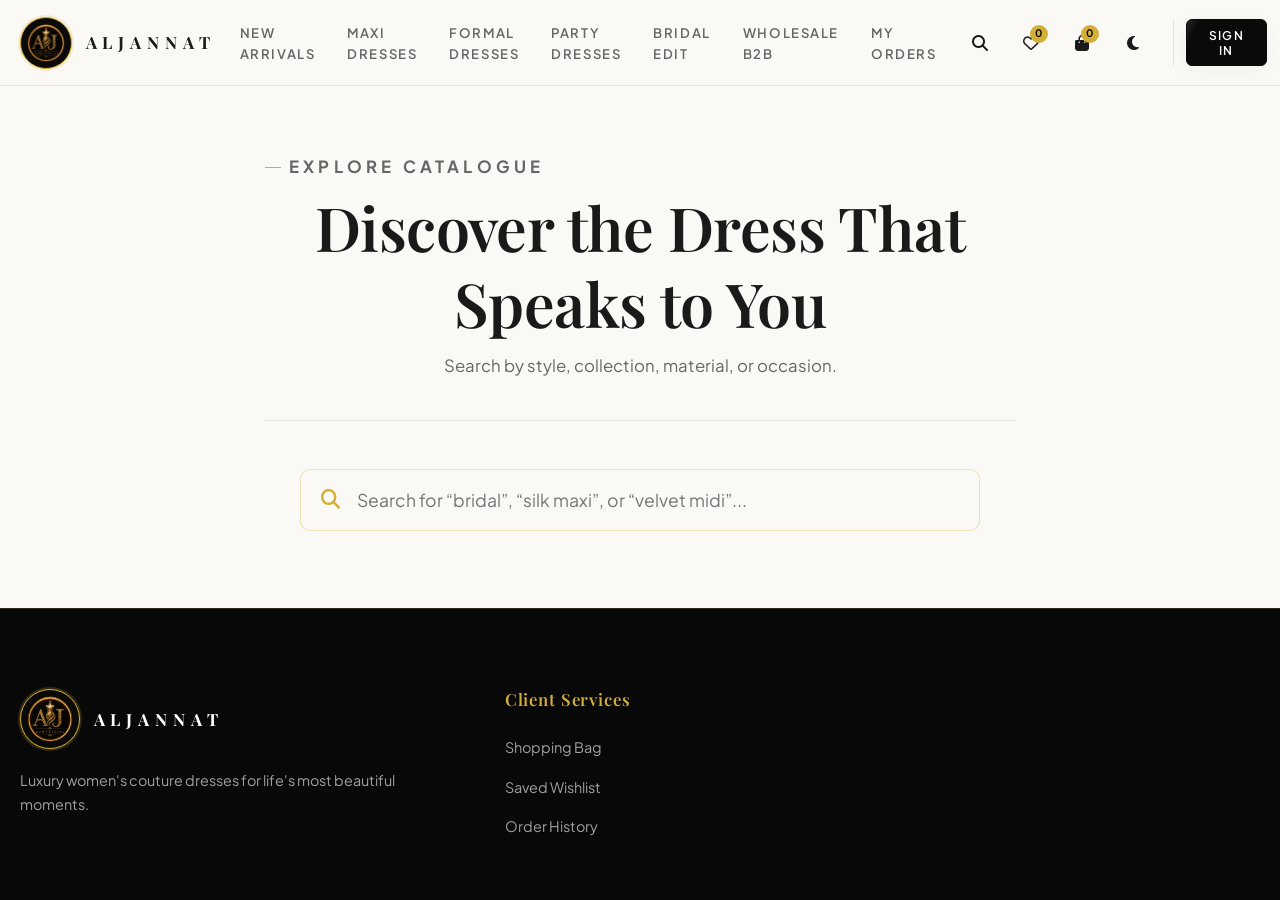
<file: search.html>
<!DOCTYPE html>
<html lang="en">
  <head>
    <meta charset="UTF-8" />
    <meta name="viewport" content="width=device-width, initial-scale=1.0" />
    <title>Search | ALJANNAT Luxury Fashion</title>
    <meta name="description" content="Search our luxurious collection of couture dresses." />
    <link rel="preconnect" href="https://fonts.googleapis.com" />
    <link rel="preconnect" href="https://fonts.gstatic.com" crossorigin />
    <link href="https://fonts.googleapis.com/css2?family=Cormorant+Garamond:ital,wght@0,400;0,500;0,600;0,700;1,400&family=Playfair+Display:ital,wght@0,400;0,500;0,600;0,700;0,800;1,400&family=Plus+Jakarta+Sans:wght@300;400;500;600;700&display=swap" rel="stylesheet" />
    <link rel="stylesheet" href="https://cdnjs.cloudflare.com/ajax/libs/font-awesome/6.5.2/css/all.min.css" />
    <link rel="stylesheet" href="css/style.css" />
    <link rel="stylesheet" href="css/responsive.css" />
    <link rel="stylesheet" href="css/animations.css" />
    <link rel="icon" href="logo.png" type="image/png" />
  </head>
  <body data-page="search">
    <div class="loading-screen" aria-hidden="true">
      <div class="loader"></div>
      <p style="font-family: var(--font-serif); letter-spacing: 0.3em; font-size: 0.9rem; color: var(--accent);">ALJANNAT LUXURY</p>
    </div>

    <div class="site-shell">
      <header class="site-header">
        <div class="container nav-wrap">
          <a href="index.html" class="brand" aria-label="ALJANNAT home">
            <img src="logo.png" alt="ALJANNAT" class="brand-logo" />
            <span class="brand-name">ALJANNAT</span>
          </a>

          <nav class="main-nav" aria-label="Primary navigation">
            <a href="collections.html?filter=new">New Arrivals</a>
            <a href="collections.html?category=maxi">Maxi Dresses</a>
            <a href="collections.html?category=formal">Formal Dresses</a>
            <a href="collections.html?category=party">Party Dresses</a>
            <a href="collections.html?collection=bridal">Bridal Edit</a>
            <a href="wholesale.html">Wholesale B2B</a>
            <a href="orders.html">My Orders</a>
          </nav>

          <div class="nav-actions">
            <button class="icon-btn search-toggle" aria-label="Open search"><i class="fa-solid fa-magnifying-glass"></i></button>
            <a href="wishlist.html" class="icon-btn"><i class="fa-regular fa-heart"></i><span class="count-pill wishlist-count">0</span></a>
            <a href="cart.html" class="icon-btn"><i class="fa-solid fa-bag-shopping"></i><span class="count-pill cart-count">0</span></a>
            <button class="icon-btn theme-toggle" aria-label="Toggle dark mode"><i class="fa-solid fa-moon"></i></button>
            <button class="hamburger" aria-label="Open menu" aria-expanded="false"><span></span><span></span><span></span></button>
          </div>
        </div>
      </header>

      <main class="page-section">
        <div class="container">
          <div class="page-hero reveal">
            <p class="eyebrow">EXPLORE CATALOGUE</p>
            <h1>Discover the Dress That Speaks to You</h1>
            <p>Search by style, collection, material, or occasion.</p>
          </div>

          <div class="search-input-wrap reveal" style="max-width: 680px; margin: 0 auto 3rem;">
            <input type="text" id="search-page-input" placeholder="Search for “bridal”, “silk maxi”, or “velvet midi”..." />
            <i class="fa-solid fa-magnifying-glass"></i>
          </div>

          <div class="product-grid reveal" id="search-page-results"></div>
        </div>
      </main>

      <footer class="site-footer">
        <div class="container footer-grid">
          <div>
            <a href="index.html" class="brand footer-brand">
              <img src="logo.png" alt="ALJANNAT" class="brand-logo" />
              <span class="brand-name" style="color: #fff;">ALJANNAT</span>
            </a>
            <p style="color: #a0a0a0; font-size: 0.9rem; margin-top: 1rem;">Luxury women's couture dresses for life's most beautiful moments.</p>
          </div>
          <div>
            <h4>Client Services</h4>
            <ul>
              <li><a href="cart.html">Shopping Bag</a></li>
              <li><a href="wishlist.html">Saved Wishlist</a></li>
              <li><a href="orders.html">Order History</a></li>
            </ul>
          </div>
        </div>
      </footer>
    </div>

    <div class="search-overlay" id="search-overlay" aria-hidden="true">
      <div class="search-panel">
        <button class="close-search" aria-label="Close search"><i class="fa-solid fa-xmark"></i></button>
        <div class="search-heading">
          <p class="eyebrow">SEARCH DRESSES</p>
          <h2>Find Your Perfect Look</h2>
        </div>
        <div class="search-input-wrap">
          <input type="text" id="global-search" placeholder="Search by style, collection, or dress name..." />
          <i class="fa-solid fa-magnifying-glass"></i>
        </div>
        <div class="search-results" id="search-results"></div>
      </div>
    </div>

    <div class="modal-backdrop" id="product-modal" aria-hidden="true"></div>
    <div class="toast" id="toast"></div>
    <button class="back-to-top" aria-label="Back to top"><i class="fa-solid fa-arrow-up"></i></button>

    <script src="js/storage.js"></script>
    <script src="js/products.js"></script>
    <script src="js/wishlist.js"></script>
    <script src="js/cart.js"></script>
    <script src="js/search.js"></script>
    <script src="js/auth.js"></script>
    <script src="js/app.js"></script>
  </body>
</html>
</file>
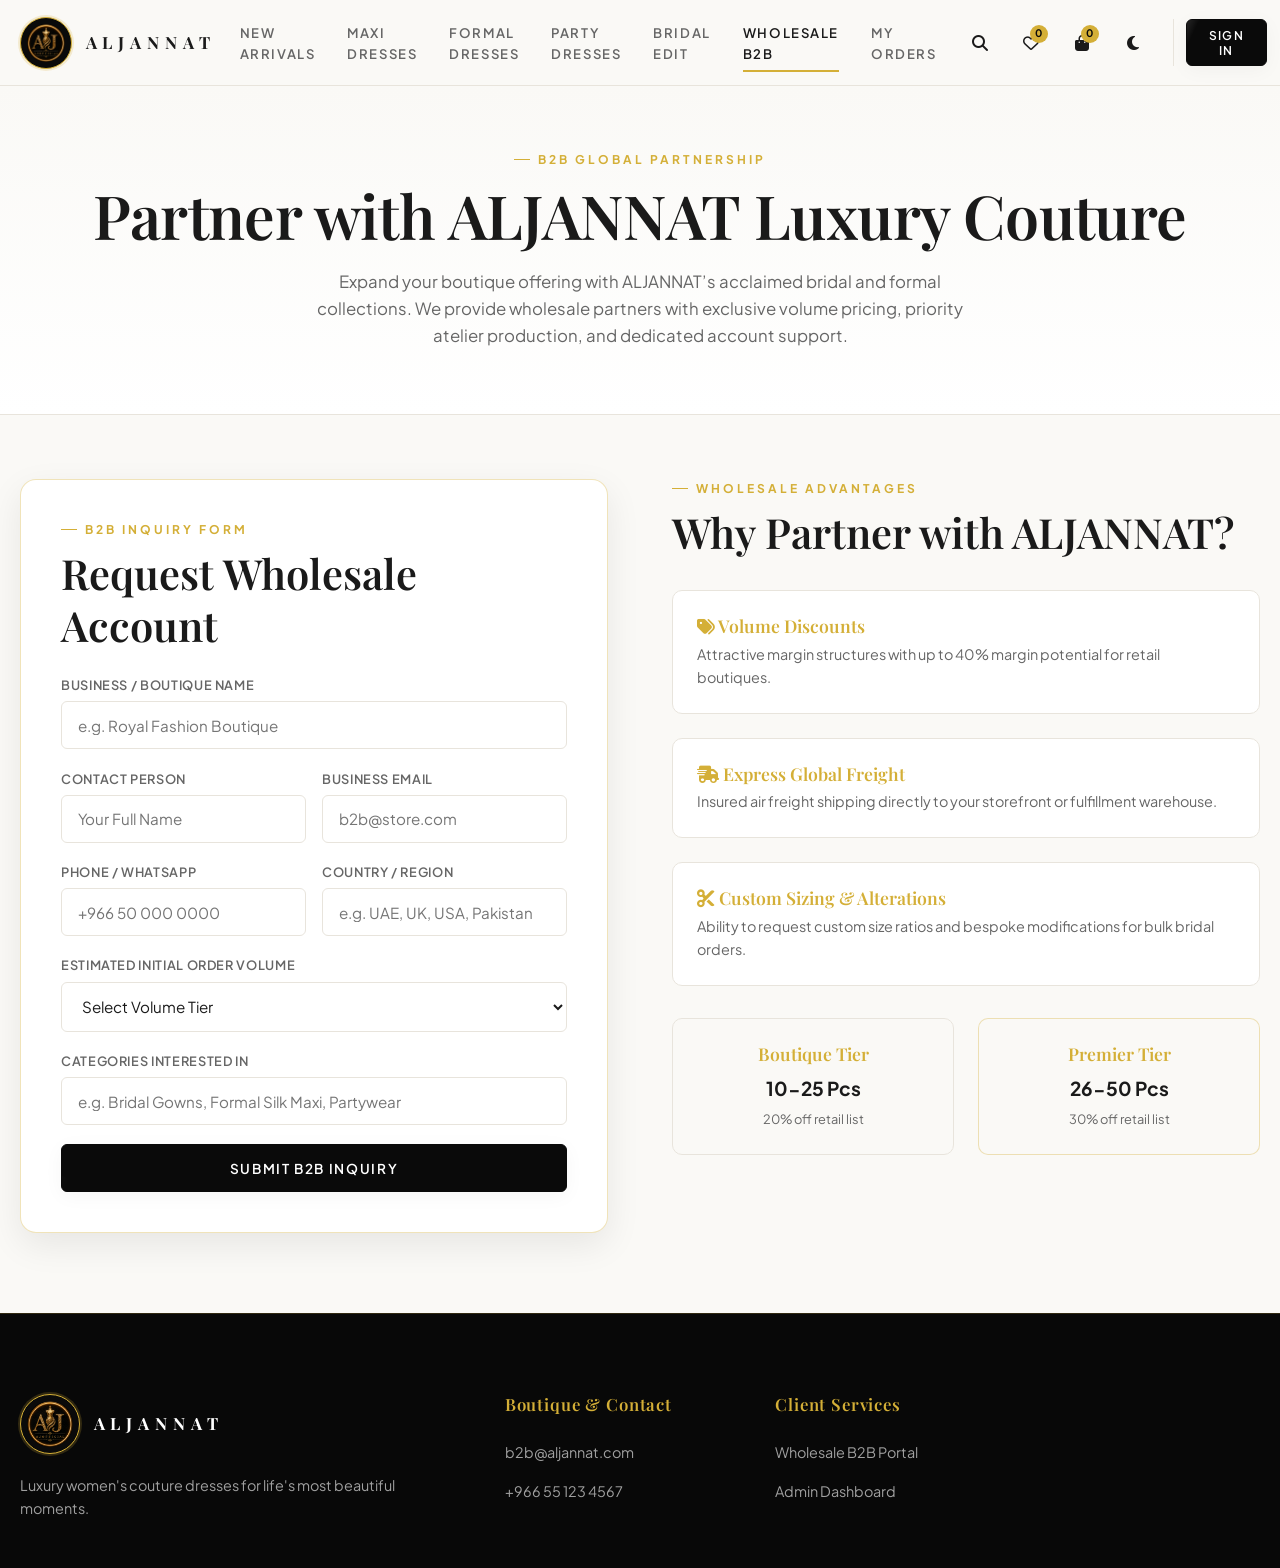
<file: wholesale.html>
<!DOCTYPE html>
<html lang="en">
  <head>
    <meta charset="UTF-8" />
    <meta name="viewport" content="width=device-width, initial-scale=1.0" />
    <title>Wholesale B2B | ALJANNAT Luxury Fashion</title>
    <meta name="description" content="Partner with ALJANNAT for B2B wholesale couture dress ordering, boutique volume tiers, and global shipping." />
    <link rel="preconnect" href="https://fonts.googleapis.com" />
    <link rel="preconnect" href="https://fonts.gstatic.com" crossorigin />
    <link href="https://fonts.googleapis.com/css2?family=Cormorant+Garamond:ital,wght@0,400;0,500;0,600;0,700;1,400&family=Playfair+Display:ital,wght@0,400;0,500;0,600;0,700;0,800;1,400&family=Plus+Jakarta+Sans:wght@300;400;500;600;700&display=swap" rel="stylesheet" />
    <link rel="stylesheet" href="https://cdnjs.cloudflare.com/ajax/libs/font-awesome/6.5.2/css/all.min.css" />
    <link rel="stylesheet" href="css/style.css" />
    <link rel="stylesheet" href="css/responsive.css" />
    <link rel="stylesheet" href="css/animations.css" />
    <link rel="icon" href="logo.png" type="image/png" />
  </head>
  <body data-page="wholesale">
    <div class="loading-screen" aria-hidden="true">
      <div class="loader"></div>
      <p style="font-family: var(--font-serif); letter-spacing: 0.3em; font-size: 0.9rem; color: var(--accent);">ALJANNAT LUXURY</p>
    </div>

    <div class="site-shell">
      <header class="site-header">
        <div class="container nav-wrap">
          <a href="index.html" class="brand" aria-label="ALJANNAT home">
            <img src="logo.png" alt="ALJANNAT" class="brand-logo" />
            <span class="brand-name">ALJANNAT</span>
          </a>

          <nav class="main-nav" aria-label="Primary navigation">
            <a href="collections.html?filter=new">New Arrivals</a>
            <a href="collections.html?category=maxi">Maxi Dresses</a>
            <a href="collections.html?category=formal">Formal Dresses</a>
            <a href="collections.html?category=party">Party Dresses</a>
            <a href="collections.html?collection=bridal">Bridal Edit</a>
            <a href="wholesale.html" class="active">Wholesale B2B</a>
            <a href="orders.html">My Orders</a>
          </nav>

          <div class="nav-actions">
            <button class="icon-btn search-toggle" aria-label="Open search"><i class="fa-solid fa-magnifying-glass"></i></button>
            <a href="wishlist.html" class="icon-btn"><i class="fa-regular fa-heart"></i><span class="count-pill wishlist-count">0</span></a>
            <a href="cart.html" class="icon-btn"><i class="fa-solid fa-bag-shopping"></i><span class="count-pill cart-count">0</span></a>
            <button class="icon-btn theme-toggle" aria-label="Toggle dark mode"><i class="fa-solid fa-moon"></i></button>
            <button class="hamburger" aria-label="Open menu" aria-expanded="false"><span></span><span></span><span></span></button>
          </div>
        </div>
      </header>

      <main>
        <section class="wholesale-hero">
          <div class="container">
            <p class="eyebrow" style="justify-content: center;">B2B GLOBAL PARTNERSHIP</p>
            <h1>Partner with ALJANNAT Luxury Couture</h1>
            <p style="max-width: 680px; margin: 1rem auto 0; color: var(--text-muted); font-size: 1.05rem;">
              Expand your boutique offering with ALJANNAT’s acclaimed bridal and formal collections. We provide wholesale partners with exclusive volume pricing, priority atelier production, and dedicated account support.
            </p>
          </div>
        </section>

        <section class="section" style="padding-top: 0;">
          <div class="container">
            <div class="wholesale-grid">
              <div class="wholesale-card reveal">
                <span class="eyebrow">B2B INQUIRY FORM</span>
                <h2 style="margin-bottom: 1.5rem;">Request Wholesale Account</h2>
                <form class="auth-form" onsubmit="event.preventDefault(); showToast('Wholesale Inquiry Submitted. Our B2B Account Executive will contact you within 24 hours.'); this.reset();">
                  <label class="auth-label">
                    <span>Business / Boutique Name</span>
                    <input type="text" placeholder="e.g. Royal Fashion Boutique" required />
                  </label>

                  <div style="display: grid; grid-template-columns: 1fr 1fr; gap: 1rem;">
                    <label class="auth-label">
                      <span>Contact Person</span>
                      <input type="text" placeholder="Your Full Name" required />
                    </label>
                    <label class="auth-label">
                      <span>Business Email</span>
                      <input type="email" placeholder="b2b@store.com" required />
                    </label>
                  </div>

                  <div style="display: grid; grid-template-columns: 1fr 1fr; gap: 1rem;">
                    <label class="auth-label">
                      <span>Phone / WhatsApp</span>
                      <input type="tel" placeholder="+966 50 000 0000" required />
                    </label>
                    <label class="auth-label">
                      <span>Country / Region</span>
                      <input type="text" placeholder="e.g. UAE, UK, USA, Pakistan" required />
                    </label>
                  </div>

                  <label class="auth-label">
                    <span>Estimated Initial Order Volume</span>
                    <select required>
                      <option value="">Select Volume Tier</option>
                      <option value="10-25">10 - 25 Pieces (Tier 1: 20% Discount)</option>
                      <option value="26-50">26 - 50 Pieces (Tier 2: 30% Discount)</option>
                      <option value="50+">50+ Pieces (Tier 3: Custom Wholesale Rate)</option>
                    </select>
                  </label>

                  <label class="auth-label">
                    <span>Categories Interested In</span>
                    <input type="text" placeholder="e.g. Bridal Gowns, Formal Silk Maxi, Partywear" required />
                  </label>

                  <button type="submit" class="btn btn-primary btn-block">Submit B2B Inquiry</button>
                </form>
              </div>

              <div>
                <div class="reveal" style="margin-bottom: 2rem;">
                  <span class="eyebrow">WHOLESALE ADVANTAGES</span>
                  <h2>Why Partner with ALJANNAT?</h2>
                </div>

                <div style="display: flex; flex-direction: column; gap: 1.5rem;" class="reveal">
                  <div style="background: var(--surface); border: 1px solid var(--border); padding: 1.5rem; border-radius: var(--radius);">
                    <h3 style="font-size: 1.1rem; color: var(--accent); margin-bottom: 0.35rem;"><i class="fa-solid fa-tags"></i> Volume Discounts</h3>
                    <p style="color: var(--text-muted); font-size: 0.9rem;">Attractive margin structures with up to 40% margin potential for retail boutiques.</p>
                  </div>

                  <div style="background: var(--surface); border: 1px solid var(--border); padding: 1.5rem; border-radius: var(--radius);">
                    <h3 style="font-size: 1.1rem; color: var(--accent); margin-bottom: 0.35rem;"><i class="fa-solid fa-truck-fast"></i> Express Global Freight</h3>
                    <p style="color: var(--text-muted); font-size: 0.9rem;">Insured air freight shipping directly to your storefront or fulfillment warehouse.</p>
                  </div>

                  <div style="background: var(--surface); border: 1px solid var(--border); padding: 1.5rem; border-radius: var(--radius);">
                    <h3 style="font-size: 1.1rem; color: var(--accent); margin-bottom: 0.35rem;"><i class="fa-solid fa-scissors"></i> Custom Sizing & Alterations</h3>
                    <p style="color: var(--text-muted); font-size: 0.9rem;">Ability to request custom size ratios and bespoke modifications for bulk bridal orders.</p>
                  </div>
                </div>

                <div class="b2b-tier-grid reveal">
                  <div class="b2b-tier">
                    <h4>Boutique Tier</h4>
                    <p style="font-weight: 700; font-size: 1.2rem;">10-25 Pcs</p>
                    <p style="font-size: 0.8rem; color: var(--text-muted); margin-top: 0.35rem;">20% off retail list</p>
                  </div>
                  <div class="b2b-tier" style="border-color: var(--border-gold);">
                    <h4 style="color: var(--accent);">Premier Tier</h4>
                    <p style="font-weight: 700; font-size: 1.2rem;">26-50 Pcs</p>
                    <p style="font-size: 0.8rem; color: var(--text-muted); margin-top: 0.35rem;">30% off retail list</p>
                  </div>
                </div>
              </div>
            </div>
          </div>
        </section>
      </main>

      <footer class="site-footer">
        <div class="container footer-grid">
          <div>
            <a href="index.html" class="brand footer-brand">
              <img src="logo.png" alt="ALJANNAT" class="brand-logo" />
              <span class="brand-name" style="color: #fff;">ALJANNAT</span>
            </a>
            <p style="color: #a0a0a0; font-size: 0.9rem; margin-top: 1rem;">Luxury women's couture dresses for life's most beautiful moments.</p>
          </div>
          <div>
            <h4>Boutique & Contact</h4>
            <ul>
              <li><a href="contact.html">b2b@aljannat.com</a></li>
              <li><a href="contact.html">+966 55 123 4567</a></li>
            </ul>
          </div>
          <div>
            <h4>Client Services</h4>
            <ul>
              <li><a href="wholesale.html">Wholesale B2B Portal</a></li>
              <li><a href="admin.html">Admin Dashboard</a></li>
            </ul>
          </div>
        </div>
      </footer>
    </div>

    <div class="search-overlay" id="search-overlay" aria-hidden="true">
      <div class="search-panel">
        <button class="close-search" aria-label="Close search"><i class="fa-solid fa-xmark"></i></button>
        <div class="search-heading">
          <p class="eyebrow">SEARCH DRESSES</p>
          <h2>Find Your Perfect Look</h2>
        </div>
        <div class="search-input-wrap">
          <input type="text" id="global-search" placeholder="Search by style, collection, or dress name..." />
          <i class="fa-solid fa-magnifying-glass"></i>
        </div>
        <div class="search-results" id="search-results"></div>
      </div>
    </div>

    <div class="toast" id="toast"></div>
    <button class="back-to-top" aria-label="Back to top"><i class="fa-solid fa-arrow-up"></i></button>

    <script src="js/storage.js"></script>
    <script src="js/products.js"></script>
    <script src="js/wishlist.js"></script>
    <script src="js/cart.js"></script>
    <script src="js/search.js"></script>
    <script src="js/auth.js"></script>
    <script src="js/app.js"></script>
  </body>
</html>
</file>
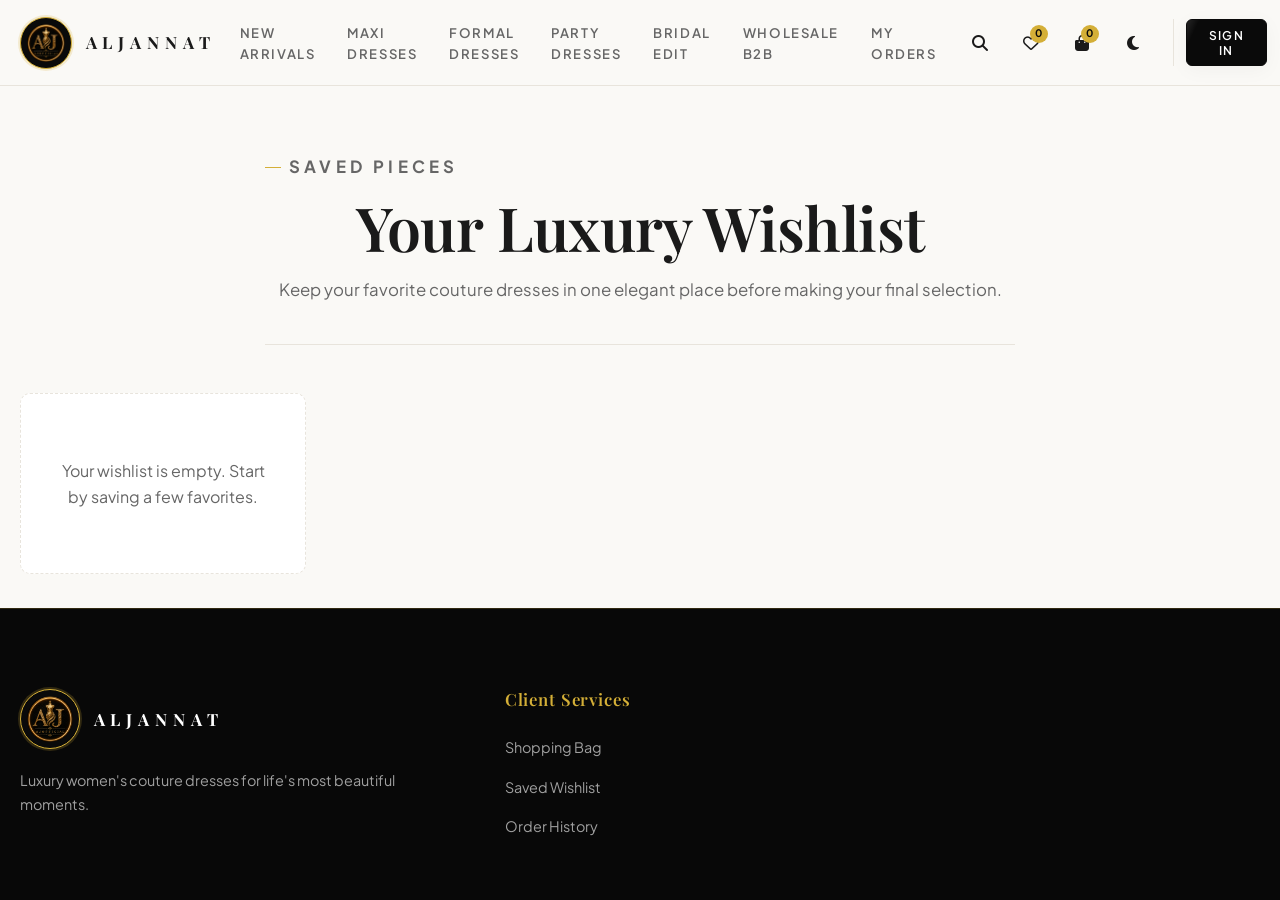
<file: wishlist.html>
<!DOCTYPE html>
<html lang="en">
  <head>
    <meta charset="UTF-8" />
    <meta name="viewport" content="width=device-width, initial-scale=1.0" />
    <title>Wishlist | ALJANNAT Luxury Fashion</title>
    <meta name="description" content="Save your favorite ALJANNAT couture dresses in your wishlist." />
    <link rel="preconnect" href="https://fonts.googleapis.com" />
    <link rel="preconnect" href="https://fonts.gstatic.com" crossorigin />
    <link href="https://fonts.googleapis.com/css2?family=Cormorant+Garamond:ital,wght@0,400;0,500;0,600;0,700;1,400&family=Playfair+Display:ital,wght@0,400;0,500;0,600;0,700;0,800;1,400&family=Plus+Jakarta+Sans:wght@300;400;500;600;700&display=swap" rel="stylesheet" />
    <link rel="stylesheet" href="https://cdnjs.cloudflare.com/ajax/libs/font-awesome/6.5.2/css/all.min.css" />
    <link rel="stylesheet" href="css/style.css" />
    <link rel="stylesheet" href="css/responsive.css" />
    <link rel="stylesheet" href="css/animations.css" />
    <link rel="icon" href="logo.png" type="image/png" />
  </head>
  <body data-page="wishlist">
    <div class="loading-screen" aria-hidden="true">
      <div class="loader"></div>
      <p style="font-family: var(--font-serif); letter-spacing: 0.3em; font-size: 0.9rem; color: var(--accent);">ALJANNAT LUXURY</p>
    </div>

    <div class="site-shell">
      <header class="site-header">
        <div class="container nav-wrap">
          <a href="index.html" class="brand" aria-label="ALJANNAT home">
            <img src="logo.png" alt="ALJANNAT" class="brand-logo" />
            <span class="brand-name">ALJANNAT</span>
          </a>

          <nav class="main-nav" aria-label="Primary navigation">
            <a href="collections.html?filter=new">New Arrivals</a>
            <a href="collections.html?category=maxi">Maxi Dresses</a>
            <a href="collections.html?category=formal">Formal Dresses</a>
            <a href="collections.html?category=party">Party Dresses</a>
            <a href="collections.html?collection=bridal">Bridal Edit</a>
            <a href="wholesale.html">Wholesale B2B</a>
            <a href="orders.html">My Orders</a>
          </nav>

          <div class="nav-actions">
            <button class="icon-btn search-toggle" aria-label="Open search"><i class="fa-solid fa-magnifying-glass"></i></button>
            <a href="wishlist.html" class="icon-btn"><i class="fa-regular fa-heart"></i><span class="count-pill wishlist-count">0</span></a>
            <a href="cart.html" class="icon-btn"><i class="fa-solid fa-bag-shopping"></i><span class="count-pill cart-count">0</span></a>
            <button class="icon-btn theme-toggle" aria-label="Toggle dark mode"><i class="fa-solid fa-moon"></i></button>
            <button class="hamburger" aria-label="Open menu" aria-expanded="false"><span></span><span></span><span></span></button>
          </div>
        </div>
      </header>

      <main class="page-section">
        <div class="container">
          <div class="page-hero reveal">
            <p class="eyebrow">SAVED PIECES</p>
            <h1>Your Luxury Wishlist</h1>
            <p>Keep your favorite couture dresses in one elegant place before making your final selection.</p>
          </div>

          <div class="product-grid reveal" id="wishlist-grid"></div>
        </div>
      </main>

      <footer class="site-footer">
        <div class="container footer-grid">
          <div>
            <a href="index.html" class="brand footer-brand">
              <img src="logo.png" alt="ALJANNAT" class="brand-logo" />
              <span class="brand-name" style="color: #fff;">ALJANNAT</span>
            </a>
            <p style="color: #a0a0a0; font-size: 0.9rem; margin-top: 1rem;">Luxury women's couture dresses for life's most beautiful moments.</p>
          </div>
          <div>
            <h4>Client Services</h4>
            <ul>
              <li><a href="cart.html">Shopping Bag</a></li>
              <li><a href="wishlist.html">Saved Wishlist</a></li>
              <li><a href="orders.html">Order History</a></li>
            </ul>
          </div>
        </div>
      </footer>
    </div>

    <div class="search-overlay" id="search-overlay" aria-hidden="true">
      <div class="search-panel">
        <button class="close-search" aria-label="Close search"><i class="fa-solid fa-xmark"></i></button>
        <div class="search-heading">
          <p class="eyebrow">SEARCH DRESSES</p>
          <h2>Find Your Perfect Look</h2>
        </div>
        <div class="search-input-wrap">
          <input type="text" id="global-search" placeholder="Search by style, collection, or dress name..." />
          <i class="fa-solid fa-magnifying-glass"></i>
        </div>
        <div class="search-results" id="search-results"></div>
      </div>
    </div>

    <div class="modal-backdrop" id="product-modal" aria-hidden="true"></div>
    <div class="toast" id="toast"></div>
    <button class="back-to-top" aria-label="Back to top"><i class="fa-solid fa-arrow-up"></i></button>

    <script src="js/storage.js"></script>
    <script src="js/products.js"></script>
    <script src="js/wishlist.js"></script>
    <script src="js/cart.js"></script>
    <script src="js/search.js"></script>
    <script src="js/auth.js"></script>
    <script src="js/app.js"></script>
  </body>
</html>
</file>
<file: css/style.css>
@import url('https://fonts.googleapis.com/css2?family=Cormorant+Garamond:ital,wght@0,400;0,500;0,600;0,700;1,400&family=Playfair+Display:ital,wght@0,400;0,500;0,600;0,700;0,800;1,400&family=Plus+Jakarta+Sans:wght@300;400;500;600;700&display=swap');

:root {
  --primary: #0a0a0a;
  --primary-light: #181818;
  --secondary: #ffffff;
  --accent: #d4af37;
  --accent-dark: #b59228;
  --accent-light: #f7f1df;
  --accent-glow: rgba(212, 175, 55, 0.18);
  --bg: #faf9f6;
  --surface: #ffffff;
  --surface-elevated: #ffffff;
  --border: #e8e4dc;
  --border-gold: rgba(212, 175, 55, 0.35);
  --text: #1a1a1a;
  --text-muted: #666666;
  --text-light: #888888;
  --shadow-sm: 0 4px 20px rgba(0, 0, 0, 0.04);
  --shadow-md: 0 12px 35px rgba(0, 0, 0, 0.08);
  --shadow-lg: 0 24px 60px rgba(0, 0, 0, 0.12);
  --radius-sm: 6px;
  --radius: 10px;
  --radius-lg: 16px;
  --transition: all 0.35s cubic-bezier(0.16, 1, 0.3, 1);
  --font-serif: 'Playfair Display', Georgia, serif;
  --font-display: 'Cormorant Garamond', serif;
  --font-sans: 'Plus Jakarta Sans', -apple-system, BlinkMacSystemFont, sans-serif;
  --container: 1280px;
}

body.dark {
  --primary: #f5f5f5;
  --primary-light: #e0e0e0;
  --secondary: #080808;
  --accent: #e5c158;
  --accent-dark: #c5a037;
  --accent-light: #2c2512;
  --bg: #0d0d0d;
  --surface: #141414;
  --surface-elevated: #1e1e1e;
  --border: #262626;
  --border-gold: rgba(229, 193, 88, 0.35);
  --text: #f0f0f0;
  --text-muted: #999999;
  --text-light: #777777;
  --shadow-sm: 0 4px 20px rgba(0, 0, 0, 0.3);
  --shadow-md: 0 12px 35px rgba(0, 0, 0, 0.4);
  --shadow-lg: 0 24px 60px rgba(0, 0, 0, 0.5);
}

* {
  box-sizing: border-box;
  margin: 0;
  padding: 0;
}

html {
  scroll-behavior: smooth;
}

body {
  font-family: var(--font-sans);
  background: var(--bg);
  color: var(--text);
  line-height: 1.6;
  overflow-x: hidden;
  -webkit-font-smoothing: antialiased;
}

img {
  width: 100%;
  display: block;
  object-fit: cover;
}

a {
  color: inherit;
  text-decoration: none;
  transition: var(--transition);
}

button, input, select, textarea {
  font-family: var(--font-sans);
}

button {
  border: none;
  cursor: pointer;
  background: none;
}

.container {
  width: min(100% - 2.5rem, var(--container));
  margin: 0 auto;
}

.site-shell {
  min-height: 100vh;
  display: flex;
  flex-direction: column;
}

/* ==========================================
   LOADING SCREEN & UTILITIES
========================================== */
.loading-screen {
  position: fixed;
  inset: 0;
  background: var(--secondary);
  display: flex;
  flex-direction: column;
  align-items: center;
  justify-content: center;
  gap: 1.5rem;
  z-index: 9999;
  transition: opacity 0.5s ease, visibility 0.5s ease;
}

.loading-screen.hidden {
  opacity: 0;
  visibility: hidden;
  pointer-events: none;
}

.loader {
  width: 52px;
  height: 52px;
  border: 2px solid rgba(212, 175, 55, 0.15);
  border-top-color: var(--accent);
  border-radius: 50%;
  animation: spin 0.8s cubic-bezier(0.6, 0.2, 0.4, 0.8) infinite;
}

@keyframes spin {
  to { transform: rotate(360deg); }
}

.eyebrow {
  font-family: var(--font-sans);
  font-size: 0.75rem;
  font-weight: 700;
  letter-spacing: 0.25em;
  text-transform: uppercase;
  color: var(--accent);
  margin-bottom: 0.5rem;
  display: flex;
  align-items: center;
  gap: 0.5rem;
}

.eyebrow::before {
  content: '';
  display: inline-block;
  width: 16px;
  height: 1px;
  background: var(--accent);
}

h1, h2, h3, h4 {
  font-family: var(--font-serif);
  font-weight: 600;
  line-height: 1.25;
  color: var(--text);
}

h1 { font-size: clamp(2.2rem, 5vw, 3.8rem); letter-spacing: -0.01em; }
h2 { font-size: clamp(1.8rem, 3.5vw, 2.6rem); }
h3 { font-size: clamp(1.3rem, 2.5vw, 1.8rem); }
h4 { font-size: 1.1rem; }

/* Buttons */
.btn {
  display: inline-flex;
  align-items: center;
  justify-content: center;
  gap: 0.75rem;
  padding: 0.9rem 2rem;
  font-size: 0.85rem;
  font-weight: 600;
  letter-spacing: 0.12em;
  text-transform: uppercase;
  border-radius: var(--radius-sm);
  transition: var(--transition);
  position: relative;
  overflow: hidden;
}

.btn-primary {
  background: var(--primary);
  color: var(--secondary);
  border: 1px solid var(--primary);
  box-shadow: var(--shadow-sm);
}

body.dark .btn-primary {
  background: var(--accent);
  color: #0a0a0a;
  border-color: var(--accent);
}

.btn-primary:hover {
  background: var(--accent);
  color: #0a0a0a;
  border-color: var(--accent);
  box-shadow: 0 8px 25px var(--accent-glow);
  transform: translateY(-2px);
}

.btn-secondary {
  background: transparent;
  color: var(--text);
  border: 1px solid var(--border);
}

.btn-secondary:hover {
  border-color: var(--accent);
  color: var(--accent);
  background: rgba(212, 175, 55, 0.05);
  transform: translateY(-2px);
}

.btn-outline-gold {
  background: transparent;
  color: var(--accent);
  border: 1px solid var(--accent);
}

.btn-outline-gold:hover {
  background: var(--accent);
  color: #0a0a0a;
  transform: translateY(-2px);
}

.btn-block {
  width: 100%;
}

/* ==========================================
   HEADER & NAVIGATION
========================================== */
.site-header {
  position: sticky;
  top: 0;
  z-index: 900;
  background: rgba(250, 249, 246, 0.92);
  backdrop-filter: blur(20px);
  -webkit-backdrop-filter: blur(20px);
  border-bottom: 1px solid var(--border);
  transition: var(--transition);
}

body.dark .site-header {
  background: rgba(13, 13, 13, 0.92);
}

.site-header.scrolled {
  box-shadow: var(--shadow-md);
  border-bottom-color: var(--border-gold);
}

.nav-wrap {
  display: flex;
  align-items: center;
  justify-content: space-between;
  height: 85px;
  gap: 1.5rem;
}

.brand {
  display: flex;
  align-items: center;
  gap: 0.85rem;
  font-family: var(--font-serif);
  font-weight: 700;
  letter-spacing: 0.3em;
  font-size: 1.1rem;
  color: var(--text);
}

.brand-logo {
  width: 52px;
  height: 52px;
  border-radius: 50%;
  object-fit: contain;
  background: #0a0a0a;
  padding: 6px;
  border: 1px solid var(--accent);
  box-shadow: 0 0 0 2px rgba(212, 175, 55, 0.2);
  transition: var(--transition);
}

.brand:hover .brand-logo {
  transform: rotate(5deg) scale(1.05);
  border-color: var(--accent-dark);
}

.brand-name {
  font-family: var(--font-serif);
  letter-spacing: 0.35em;
  font-size: 1.05rem;
  font-weight: 700;
}

/* Main Nav Links */
.main-nav {
  display: flex;
  align-items: center;
  gap: 2rem;
}

.main-nav a {
  font-size: 0.82rem;
  font-weight: 600;
  letter-spacing: 0.12em;
  text-transform: uppercase;
  color: var(--text-muted);
  position: relative;
  padding: 0.5rem 0;
}

.main-nav a::after {
  content: '';
  position: absolute;
  bottom: 0;
  left: 0;
  width: 0;
  height: 2px;
  background: var(--accent);
  transition: var(--transition);
}

.main-nav a:hover,
.main-nav a.active {
  color: var(--text);
}

.main-nav a:hover::after,
.main-nav a.active::after {
  width: 100%;
}

/* Nav Action Icons */
.nav-actions {
  display: flex;
  align-items: center;
  gap: 0.75rem;
}

.icon-btn {
  width: 42px;
  height: 42px;
  border-radius: 50%;
  display: inline-flex;
  align-items: center;
  justify-content: center;
  color: var(--text);
  font-size: 1rem;
  position: relative;
  transition: var(--transition);
  background: transparent;
  border: 1px solid transparent;
}

.icon-btn:hover {
  background: var(--surface);
  border-color: var(--border);
  color: var(--accent);
  transform: translateY(-2px);
}

.count-pill {
  position: absolute;
  top: 2px;
  right: 2px;
  background: var(--accent);
  color: #0a0a0a;
  font-size: 0.65rem;
  font-weight: 700;
  min-width: 18px;
  height: 18px;
  border-radius: 99px;
  display: flex;
  align-items: center;
  justify-content: center;
  padding: 0 4px;
}

/* Auth Widget in Header */
.auth-widget {
  display: flex;
  align-items: center;
  gap: 0.5rem;
  margin-left: 0.5rem;
  padding-left: 0.75rem;
  border-left: 1px solid var(--border);
}

.auth-user-info {
  display: flex;
  flex-direction: column;
  align-items: flex-end;
  line-height: 1.2;
}

.auth-user {
  font-size: 0.8rem;
  font-weight: 600;
  color: var(--text);
}

.auth-role-label {
  font-size: 0.65rem;
  font-weight: 700;
  text-transform: uppercase;
  letter-spacing: 0.1em;
  color: var(--accent);
}

.auth-button {
  padding: 0.45rem 1rem;
  font-size: 0.75rem;
}

.hamburger {
  display: none;
  flex-direction: column;
  gap: 5px;
  width: 36px;
  height: 36px;
  justify-content: center;
  align-items: center;
  cursor: pointer;
}

.hamburger span {
  width: 22px;
  height: 2px;
  background: var(--text);
  transition: var(--transition);
}

/* ==========================================
   HERO SECTION
========================================== */
.hero {
  position: relative;
  min-height: calc(100vh - 85px);
  max-height: 850px;
  display: flex;
  align-items: center;
  background: #000;
  overflow: hidden;
}

.hero-slider {
  position: absolute;
  inset: 0;
  width: 100%;
  height: 100%;
}

.hero-slide {
  position: absolute;
  inset: 0;
  opacity: 0;
  visibility: hidden;
  transition: opacity 1.2s cubic-bezier(0.16, 1, 0.3, 1), visibility 1.2s ease;
}

.hero-slide.active {
  opacity: 1;
  visibility: visible;
}

.hero-slide img {
  width: 100%;
  height: 100%;
  object-fit: cover;
  transform: scale(1.08);
  transition: transform 7s ease-out;
}

.hero-slide.active img {
  transform: scale(1);
}

.hero-overlay {
  position: absolute;
  inset: 0;
  background: linear-gradient(180deg, rgba(0,0,0,0.3) 0%, rgba(0,0,0,0.65) 60%, rgba(0,0,0,0.85) 100%);
}

.hero-content {
  position: relative;
  z-index: 10;
  color: #ffffff;
  max-width: 680px;
  padding: 4rem 0;
}

.hero-content .eyebrow {
  color: var(--accent);
}

.hero-content h1 {
  color: #ffffff;
  margin-bottom: 1.2rem;
  font-size: clamp(2.5rem, 5.5vw, 4.2rem);
  text-shadow: 0 4px 20px rgba(0,0,0,0.4);
}

.hero-content p {
  font-size: 1.05rem;
  color: rgba(255, 255, 255, 0.85);
  margin-bottom: 2rem;
  line-height: 1.7;
}

.hero-buttons {
  display: flex;
  gap: 1rem;
  flex-wrap: wrap;
}

.hero-dots {
  position: absolute;
  bottom: 2.5rem;
  left: 50%;
  transform: translateX(-50%);
  z-index: 20;
  display: flex;
  gap: 0.75rem;
}

.hero-dots button {
  width: 10px;
  height: 10px;
  border-radius: 50%;
  background: rgba(255, 255, 255, 0.35);
  border: 1px solid rgba(212, 175, 55, 0.5);
  transition: var(--transition);
}

.hero-dots button.active {
  width: 32px;
  border-radius: 99px;
  background: var(--accent);
}

/* ==========================================
   SECTIONS & CATEGORIES
========================================== */
.section {
  padding: 5rem 0;
}

.section-head {
  display: flex;
  align-items: flex-end;
  justify-content: space-between;
  margin-bottom: 3rem;
  gap: 2rem;
}

.text-link {
  font-size: 0.82rem;
  font-weight: 700;
  letter-spacing: 0.15em;
  text-transform: uppercase;
  color: var(--accent);
  display: inline-flex;
  align-items: center;
  gap: 0.5rem;
}

.text-link:hover {
  color: var(--text);
  transform: translateX(3px);
}

/* Category Cards Grid */
.category-strip {
  display: grid;
  grid-template-columns: repeat(auto-fill, minmax(240px, 1fr));
  gap: 1.5rem;
}

.category-card {
  position: relative;
  height: 340px;
  border-radius: var(--radius);
  overflow: hidden;
  cursor: pointer;
  border: 1px solid var(--border);
  box-shadow: var(--shadow-sm);
  transition: var(--transition);
}

.category-card img {
  width: 100%;
  height: 100%;
  object-fit: cover;
  transition: transform 0.8s cubic-bezier(0.16, 1, 0.3, 1);
}

.category-card::after {
  content: '';
  position: absolute;
  inset: 0;
  background: linear-gradient(180deg, rgba(0,0,0,0.05) 30%, rgba(0,0,0,0.85) 100%);
  transition: var(--transition);
}

.category-card h4 {
  position: absolute;
  bottom: 1.5rem;
  left: 1.5rem;
  right: 1.5rem;
  z-index: 10;
  color: #ffffff;
  font-size: 1.3rem;
  font-family: var(--font-serif);
  letter-spacing: 0.05em;
  display: flex;
  align-items: center;
  justify-content: space-between;
}

.category-card h4::after {
  content: '→';
  font-family: var(--font-sans);
  color: var(--accent);
  opacity: 0;
  transform: translateX(-10px);
  transition: var(--transition);
}

.category-card:hover {
  transform: translateY(-5px);
  border-color: var(--accent);
  box-shadow: var(--shadow-md);
}

.category-card:hover img {
  transform: scale(1.08);
}

.category-card:hover h4::after {
  opacity: 1;
  transform: translateX(0);
}

/* ==========================================
   PRODUCT CARD UI
========================================== */
.product-grid {
  display: grid;
  grid-template-columns: repeat(auto-fill, minmax(280px, 1fr));
  gap: 2rem;
}

.product-card {
  background: var(--surface);
  border: 1px solid var(--border);
  border-radius: var(--radius);
  overflow: hidden;
  transition: var(--transition);
  position: relative;
  display: flex;
  flex-direction: column;
}

.product-card:hover {
  border-color: var(--border-gold);
  box-shadow: var(--shadow-md);
  transform: translateY(-6px);
}

.product-media {
  position: relative;
  aspect-ratio: 3/4;
  overflow: hidden;
  background: #f4f4f4;
}

.product-media img {
  width: 100%;
  height: 100%;
  object-fit: cover;
  transition: transform 0.7s cubic-bezier(0.16, 1, 0.3, 1), opacity 0.4s ease;
}

.product-media .hover-image {
  position: absolute;
  inset: 0;
  opacity: 0;
}

.product-card:hover .product-media img:not(.hover-image) {
  opacity: 0;
  transform: scale(1.05);
}

.product-card:hover .product-media .hover-image {
  opacity: 1;
  transform: scale(1.05);
}

.badge {
  position: absolute;
  top: 1rem;
  left: 1rem;
  z-index: 10;
  background: var(--primary);
  color: var(--secondary);
  font-size: 0.68rem;
  font-weight: 700;
  letter-spacing: 0.15em;
  text-transform: uppercase;
  padding: 0.35rem 0.85rem;
  border-radius: 99px;
  border: 1px solid var(--accent);
}

.product-actions {
  position: absolute;
  top: 1rem;
  right: 1rem;
  z-index: 10;
  display: flex;
  flex-direction: column;
  gap: 0.5rem;
  opacity: 0;
  transform: translateX(10px);
  transition: var(--transition);
}

.product-card:hover .product-actions {
  opacity: 1;
  transform: translateX(0);
}

.action-btn {
  width: 38px;
  height: 38px;
  border-radius: 50%;
  background: var(--surface);
  color: var(--text);
  display: flex;
  align-items: center;
  justify-content: center;
  box-shadow: var(--shadow-sm);
  transition: var(--transition);
}

.action-btn:hover {
  background: var(--accent);
  color: #0a0a0a;
}

.action-btn.active {
  color: #e63946;
}

.product-body {
  padding: 1.5rem;
  display: flex;
  flex-direction: column;
  flex-grow: 1;
}

.product-title {
  font-size: 1.15rem;
  font-weight: 600;
  margin-bottom: 0.4rem;
  color: var(--text);
}

.price-row {
  display: flex;
  align-items: center;
  gap: 0.75rem;
  margin-bottom: 0.5rem;
}

.current-price {
  font-size: 1.1rem;
  font-weight: 700;
  color: var(--text);
}

.old-price {
  font-size: 0.9rem;
  color: var(--text-light);
  text-decoration: line-through;
}

.rating-row {
  display: flex;
  align-items: center;
  gap: 0.35rem;
  font-size: 0.8rem;
  color: var(--accent);
  margin-bottom: 0.75rem;
}

.meta-list {
  display: flex;
  gap: 0.35rem;
  flex-wrap: wrap;
  margin-bottom: 0.5rem;
}

.meta-pill {
  font-size: 0.7rem;
  padding: 0.15rem 0.5rem;
  border-radius: var(--radius-sm);
  background: var(--bg);
  border: 1px solid var(--border);
  color: var(--text-muted);
}

.stock-status {
  font-size: 0.75rem;
  font-weight: 600;
  color: #2a9d8f;
  margin-bottom: 1rem;
}

.quick-add {
  margin-top: auto;
  padding-top: 1rem;
  border-top: 1px dashed var(--border);
  display: flex;
  gap: 0.5rem;
}

.quick-add .btn {
  flex-grow: 1;
  padding: 0.65rem 1rem;
  font-size: 0.78rem;
}

/* ==========================================
   COLLECTIONS PAGE & FILTERS
========================================== */
.page-hero {
  padding: 3.5rem 0 2.5rem;
  border-bottom: 1px solid var(--border);
  margin-bottom: 3rem;
  text-align: center;
  max-width: 750px;
  margin-left: auto;
  margin-right: auto;
}

.page-hero p {
  color: var(--text-muted);
  margin-top: 0.75rem;
  font-size: 1.05rem;
}

.collection-layout {
  display: grid;
  grid-template-columns: 260px 1fr;
  gap: 3rem;
  align-items: start;
}

.filters-panel {
  background: var(--surface);
  border: 1px solid var(--border);
  border-radius: var(--radius);
  padding: 1.75rem;
  position: sticky;
  top: 105px;
}

.filter-block {
  margin-bottom: 1.75rem;
  padding-bottom: 1.75rem;
  border-bottom: 1px solid var(--border);
}

.filter-block:last-child {
  margin-bottom: 0;
  padding-bottom: 0;
  border-bottom: none;
}

.filter-block h3 {
  font-size: 1rem;
  font-family: var(--font-sans);
  font-weight: 700;
  text-transform: uppercase;
  letter-spacing: 0.1em;
  margin-bottom: 1rem;

}

.filter-block label {
  display: flex;
  align-items: center;
  gap: 0.75rem;
  font-size: 0.88rem;
  color: var(--text-muted);
  margin-bottom: 0.65rem;
  cursor: pointer;
  transition: var(--transition);
}

.filter-block label:hover {
  color: var(--accent);
}

.filter-block input[type="checkbox"],
.filter-block input[type="radio"] {
  accent-color: var(--accent);
  width: 16px;
  height: 16px;
}

.toolbar {
  display: flex;
  align-items: center;
  justify-content: space-between;
  margin-bottom: 2rem;
  padding: 1rem 1.5rem;
  background: var(--surface);
  border: 1px solid var(--border);
  border-radius: var(--radius);
}

.toolbar-actions {
  display: flex;
  align-items: center;
  gap: 1rem;
}

.toolbar-actions select {
  padding: 0.5rem 1rem;
  border-radius: var(--radius-sm);
  border: 1px solid var(--border);
  background: var(--surface);
  color: var(--text);
  font-size: 0.85rem;
  cursor: pointer;
}

/* List View Grid Mode */
.product-grid.list-view {
  grid-template-columns: 1fr;
}

.product-grid.list-view .product-card {
  flex-direction: row;
}

.product-grid.list-view .product-media {
  width: 280px;
  aspect-ratio: auto;
}

/* ==========================================
   PRODUCT DETAIL PAGE
========================================== */
.product-detail-layout {
  display: grid;
  grid-template-columns: 1fr 1fr;
  gap: 4rem;
  margin-bottom: 5rem;
}

.product-gallery {
  display: flex;
  flex-direction: column;
  gap: 1.25rem;
}

.gallery-main {
  aspect-ratio: 3/4;
  border-radius: var(--radius);
  overflow: hidden;
  background: #f4f4f4;
  border: 1px solid var(--border);
}

.gallery-main img {
  width: 100%;
  height: 100%;
  object-fit: cover;
}

.gallery-thumbs {
  display: flex;
  gap: 1rem;
}

.gallery-thumbs img {
  width: 85px;
  height: 110px;
  border-radius: var(--radius-sm);
  cursor: pointer;
  border: 2px solid transparent;
  transition: var(--transition);
}

.gallery-thumbs img:hover,
.gallery-thumbs img.active {
  border-color: var(--accent);
}

.product-info {
  display: flex;
  flex-direction: column;
}

.product-info h1 {
  margin-bottom: 0.75rem;
}

.product-info .price-row {
  margin: 1rem 0 1.5rem;
}

.product-info .current-price {
  font-size: 1.8rem;
  color: var(--accent);
}

.detail-block {
  margin-top: 1.5rem;
  padding-top: 1.5rem;
  border-top: 1px solid var(--border);
}

.detail-block h3 {
  font-size: 0.95rem;
  font-family: var(--font-sans);
  font-weight: 700;
  text-transform: uppercase;
  letter-spacing: 0.1em;
  margin-bottom: 0.5rem;
}

.detail-block p {
  color: var(--text-muted);
  font-size: 0.92rem;
}

.detail-actions {
  display: flex;
  gap: 1rem;
  margin-top: 2rem;
}

.detail-actions .btn {
  flex-grow: 1;
}

/* Option Selectors */
.swatch-group {
  display: flex;
  gap: 0.75rem;
  margin-top: 0.75rem;
}

.swatch-btn {
  padding: 0.5rem 1.25rem;
  border: 1px solid var(--border);
  border-radius: var(--radius-sm);
  font-size: 0.85rem;
  font-weight: 600;
  transition: var(--transition);
}

.swatch-btn:hover,
.swatch-btn.selected {
  border-color: var(--accent);
  background: var(--accent-light);
  color: var(--accent-dark);
}

/* ==========================================
   CART & CHECKOUT
========================================== */
.cart-layout {
  display: grid;
  grid-template-columns: 1fr 380px;
  gap: 3rem;
  align-items: start;
}

.cart-items {
  display: flex;
  flex-direction: column;
  gap: 1.25rem;
}

.cart-item {
  display: flex;
  align-items: center;
  justify-content: space-between;
  padding: 1.5rem;
  background: var(--surface);
  border: 1px solid var(--border);
  border-radius: var(--radius);
  gap: 1.5rem;
}

.cart-item-info {
  display: flex;
  align-items: center;
  gap: 1.5rem;
}

.cart-item-info img {
  width: 90px;
  height: 115px;
  border-radius: var(--radius-sm);
}

.cart-summary {
  background: var(--surface);
  border: 1px solid var(--border-gold);
  border-radius: var(--radius);
  padding: 2rem;
  box-shadow: var(--shadow-md);
}

.cart-summary h2 {
  font-size: 1.4rem;
  margin-bottom: 1.5rem;
  padding-bottom: 1rem;
  border-bottom: 1px solid var(--border);
}

.summary-row {
  display: flex;
  justify-content: space-between;
  margin-bottom: 1rem;
  font-size: 0.95rem;
  color: var(--text-muted);
}

.summary-row.total {
  font-size: 1.25rem;
  font-weight: 700;
  color: var(--text);
  padding-top: 1rem;
  border-top: 1px solid var(--border);
  margin-top: 1rem;
}

.empty-state {
  text-align: center;
  padding: 4rem 2rem;
  background: var(--surface);
  border: 1px dashed var(--border);
  border-radius: var(--radius);
  color: var(--text-muted);
}

/* ==========================================
   PAYMENT / CHECKOUT MODAL
========================================== */
.payment-modal {
  position: fixed;
  inset: 0;
  z-index: 2000;
  display: flex;
  align-items: center;
  justify-content: center;
  opacity: 0;
  visibility: hidden;
  transition: var(--transition);
}

.payment-modal.open {
  opacity: 1;
  visibility: visible;
}

.payment-modal-backdrop {
  position: absolute;
  inset: 0;
  background: rgba(0, 0, 0, 0.75);
  backdrop-filter: blur(8px);
}

.payment-modal-card {
  position: relative;
  z-index: 10;
  width: min(90%, 680px);
  max-height: 90vh;
  overflow-y: auto;
  background: var(--surface);
  border: 1px solid var(--border-gold);
  border-radius: var(--radius-lg);
  padding: 2.5rem;
  box-shadow: var(--shadow-lg);
}

.payment-modal-close {
  position: absolute;
  top: 1.5rem;
  right: 1.5rem;
  font-size: 1.2rem;
  color: var(--text-muted);
}

.payment-modal-header {
  text-align: center;
  margin-bottom: 2rem;
}

.payment-summary-details {
  background: var(--bg);
  padding: 1.25rem;
  border-radius: var(--radius);
  margin-bottom: 1.75rem;
}

.payment-method-grid {
  display: grid;
  grid-template-columns: 1fr 1fr;
  gap: 1rem;
  margin-bottom: 1.5rem;
}

.payment-card {
  padding: 1.25rem;
  border: 1px solid var(--border);
  border-radius: var(--radius);
  cursor: pointer;
  transition: var(--transition);
}

.payment-card.selected {
  border-color: var(--accent);
  background: var(--accent-light);
}

.payment-card-top {
  display: flex;
  align-items: center;
  gap: 1rem;
}

.payment-card-icon {
  font-size: 1.5rem;
  color: var(--accent);
}

.payment-method-fields label {
  display: block;
  margin-bottom: 1rem;
}

.payment-method-fields span {
  display: block;
  font-size: 0.8rem;
  font-weight: 600;
  text-transform: uppercase;
  margin-bottom: 0.35rem;
}

.payment-method-fields input {
  width: 100%;
  padding: 0.75rem 1rem;
  border: 1px solid var(--border);
  border-radius: var(--radius-sm);
  background: var(--surface);
  color: var(--text);
}

.payment-row {
  display: grid;
  grid-template-columns: 1fr 1fr 1fr;
  gap: 1rem;
}

/* Payment Result Overlay */
.payment-result-screen {
  position: fixed;
  inset: 0;
  z-index: 2100;
  background: rgba(0, 0, 0, 0.8);
  backdrop-filter: blur(10px);
  display: flex;
  align-items: center;
  justify-content: center;
}

.payment-result-card {
  background: var(--surface);
  border: 1px solid var(--border-gold);
  border-radius: var(--radius-lg);
  padding: 3rem 2.5rem;
  text-align: center;
  max-width: 520px;
  box-shadow: var(--shadow-lg);
}

.payment-result-icon {
  font-size: 3.5rem;
  color: var(--accent);
  margin-bottom: 1rem;
}

.payment-result-summary {
  margin: 1.5rem 0 2rem;
  text-align: left;
  background: var(--bg);
  padding: 1.25rem;
  border-radius: var(--radius);
}

.payment-result-summary div {
  display: flex;
  justify-content: space-between;
  margin-bottom: 0.5rem;
  font-size: 0.9rem;
}

/* ==========================================
   AUTH MODAL & PAGES
========================================== */
.auth-modal {
  position: fixed;
  inset: 0;
  z-index: 2000;
  display: flex;
  align-items: center;
  justify-content: center;
  opacity: 0;
  visibility: hidden;
  transition: var(--transition);
}

.auth-modal.show {
  opacity: 1;
  visibility: visible;
}

.auth-modal-backdrop {
  position: absolute;
  inset: 0;
  background: rgba(0, 0, 0, 0.75);
  backdrop-filter: blur(8px);
}

.auth-modal-card {
  position: relative;
  z-index: 10;
  width: min(90%, 460px);
  background: var(--surface);
  border: 1px solid var(--border-gold);
  border-radius: var(--radius-lg);
  padding: 2.5rem;
  box-shadow: var(--shadow-lg);
}

.auth-close {
  position: absolute;
  top: 1.25rem;
  right: 1.5rem;
  font-size: 1.5rem;
  color: var(--text-muted);
}

.auth-tabs {
  display: flex;
  border-bottom: 1px solid var(--border);
  margin-bottom: 1.75rem;
}

.auth-tab {
  flex-grow: 1;
  padding: 0.75rem;
  font-size: 0.9rem;
  font-weight: 700;
  letter-spacing: 0.05em;
  text-transform: uppercase;
  color: var(--text-muted);
  border-bottom: 2px solid transparent;
}

.auth-tab.active {
  color: var(--accent);
  border-bottom-color: var(--accent);
}

.auth-panel.hidden {
  display: none;
}

.auth-form {
  display: flex;
  flex-direction: column;
  gap: 1.2rem;
}

.auth-label {
  display: flex;
  flex-direction: column;
  gap: 0.35rem;
  font-size: 0.8rem;
  font-weight: 600;
  letter-spacing: 0.05em;
  text-transform: uppercase;
  color: var(--text-muted);
}

.auth-label input,
.auth-label select {
  width: 100%;
  padding: 0.85rem 1rem;
  border: 1px solid var(--border);
  border-radius: var(--radius-sm);
  background: var(--surface);
  color: var(--text);
  font-size: 0.95rem;
}

.auth-label input:focus,
.auth-label select:focus {
  outline: none;
  border-color: var(--accent);
  box-shadow: 0 0 0 3px var(--accent-glow);
}

.auth-message {
  font-size: 0.85rem;
  color: #e63946;
  text-align: center;
}

/* ==========================================
   WHOLESALE PAGE
========================================== */
.wholesale-hero {
  padding: 4rem 0;
  text-align: center;
  background: linear-gradient(180deg, var(--bg) 0%, var(--surface) 100%);
  border-bottom: 1px solid var(--border);
  margin-bottom: 4rem;
}

.wholesale-grid {
  display: grid;
  grid-template-columns: 1fr 1fr;
  gap: 4rem;
  align-items: start;
}

.wholesale-card {
  background: var(--surface);
  border: 1px solid var(--border-gold);
  border-radius: var(--radius-lg);
  padding: 2.5rem;
  box-shadow: var(--shadow-md);
}

.b2b-tier-grid {
  display: grid;
  grid-template-columns: repeat(auto-fit, minmax(200px, 1fr));
  gap: 1.5rem;
  margin-top: 2rem;
}

.b2b-tier {
  background: var(--bg);
  padding: 1.5rem;
  border-radius: var(--radius);
  border: 1px solid var(--border);
  text-align: center;
}

.b2b-tier h4 {
  color: var(--accent);
  margin-bottom: 0.5rem;
}

/* ==========================================
   ORDERS PAGE
========================================== */
.orders-table {
  width: 100%;
  border-collapse: collapse;
  margin-top: 2rem;
  background: var(--surface);
  border-radius: var(--radius);
  overflow: hidden;
  border: 1px solid var(--border);
}

.orders-table th,
.orders-table td {
  padding: 1.2rem 1.5rem;
  text-align: left;
  border-bottom: 1px solid var(--border);
  font-size: 0.9rem;
}

.orders-table th {
  background: var(--bg);
  font-weight: 700;
  text-transform: uppercase;
  letter-spacing: 0.08em;
  font-size: 0.75rem;
  color: var(--text-muted);
}

.status-badge {
  display: inline-block;
  padding: 0.3rem 0.8rem;
  border-radius: 99px;
  font-size: 0.72rem;
  font-weight: 700;
  text-transform: uppercase;
  letter-spacing: 0.08em;
}

.status-badge.pending {
  background: rgba(212, 175, 55, 0.15);
  color: var(--accent-dark);
  border: 1px solid var(--border-gold);
}

.status-badge.shipped {
  background: rgba(52, 152, 219, 0.15);
  color: #2980b9;
  border: 1px solid rgba(52, 152, 219, 0.3);
}

.status-badge.delivered {
  background: rgba(46, 204, 113, 0.15);
  color: #27ae60;
  border: 1px solid rgba(46, 204, 113, 0.3);
}

.status-badge.cancelled {
  background: rgba(231, 76, 60, 0.15);
  color: #c0392b;
  border: 1px solid rgba(231, 76, 60, 0.3);
}

/* ==========================================
   ADMIN DASHBOARD UI
========================================== */
.admin-layout {
  display: grid;
  grid-template-columns: 260px 1fr;
  min-height: calc(100vh - 85px);
}

.admin-sidebar {
  background: var(--primary);
  color: var(--secondary);
  padding: 2rem 1.5rem;
  display: flex;
  flex-direction: column;
  gap: 1.5rem;
}

.admin-nav {
  display: flex;
  flex-direction: column;
  gap: 0.5rem;
}

.admin-nav a {
  padding: 0.85rem 1.25rem;
  border-radius: var(--radius-sm);
  color: rgba(255, 255, 255, 0.7);
  font-size: 0.9rem;
  font-weight: 600;
  display: flex;
  align-items: center;
  gap: 0.85rem;
}

.admin-nav a:hover,
.admin-nav a.active {
  background: rgba(212, 175, 55, 0.15);
  color: var(--accent);
}

.admin-content {
  padding: 3rem;
  background: var(--bg);
}

.kpi-grid {
  display: grid;
  grid-template-columns: repeat(auto-fit, minmax(220px, 1fr));
  gap: 1.75rem;
  margin-bottom: 3rem;
}

.kpi-card {
  background: var(--surface);
  border: 1px solid var(--border);
  border-radius: var(--radius);
  padding: 1.75rem;
  box-shadow: var(--shadow-sm);
}

.kpi-card h4 {
  font-size: 0.8rem;
  font-family: var(--font-sans);
  text-transform: uppercase;
  color: var(--text-muted);
  margin-bottom: 0.5rem;
}

.kpi-val {
  font-size: 2rem;
  font-weight: 700;
  font-family: var(--font-serif);
  color: var(--accent);
}

/* ==========================================
   FOOTER
========================================== */
.site-footer {
  background: #080808;
  color: #e0e0e0;
  margin-top: auto;
  border-top: 1px solid rgba(212, 175, 55, 0.2);
}

.footer-grid {
  display: grid;
  grid-template-columns: 2fr 1fr 1fr 1fr;
  gap: 3.5rem;
  padding: 5rem 0 3rem;
}

.footer-brand {
  margin-bottom: 1.25rem;
}

.footer-brand .brand-logo {
  width: 60px;
  height: 60px;
}

.site-footer h4 {
  color: var(--accent);
  font-size: 1.05rem;
  margin-bottom: 1.5rem;
  letter-spacing: 0.05em;
}

.site-footer ul {
  list-style: none;
}

.site-footer li {
  margin-bottom: 0.85rem;
}

.site-footer a {
  color: #a0a0a0;
  font-size: 0.9rem;
}

.site-footer a:hover {
  color: var(--accent);
}

.social-links {
  display: flex;
  gap: 1rem;
  margin-top: 1.5rem;
}

.social-links a {
  width: 38px;
  height: 38px;
  border-radius: 50%;
  background: rgba(255, 255, 255, 0.06);
  border: 1px solid rgba(212, 175, 55, 0.2);
  display: flex;
  align-items: center;
  justify-content: center;
  color: #ffffff;
  transition: var(--transition);
}

.social-links a:hover {
  background: var(--accent);
  color: #000;
  transform: translateY(-3px);
}

.footer-bottom {
  border-top: 1px solid rgba(255, 255, 255, 0.08);
  padding: 1.75rem 0;
  font-size: 0.85rem;
  color: #888888;
}

.footer-bottom-inner {
  display: flex;
  align-items: center;
  justify-content: space-between;
}

.payment-icons {
  display: flex;
  gap: 1rem;
  font-size: 1.5rem;
  color: #888888;
}

/* Search Overlay */
.search-overlay {
  position: fixed;
  inset: 0;
  z-index: 2000;
  background: rgba(0, 0, 0, 0.85);
  backdrop-filter: blur(12px);
  display: flex;
  align-items: center;
  justify-content: center;
  opacity: 0;
  visibility: hidden;
  transition: var(--transition);
}

.search-overlay.open {
  opacity: 1;
  visibility: visible;
}

.search-panel {
  width: min(90%, 720px);
  background: var(--surface);
  border: 1px solid var(--border-gold);
  border-radius: var(--radius-lg);
  padding: 3rem;
  position: relative;
  box-shadow: var(--shadow-lg);
}

.close-search {
  position: absolute;
  top: 1.5rem;
  right: 1.5rem;
  font-size: 1.5rem;
  color: var(--text-muted);
}

.search-input-wrap {
  position: relative;
  margin-top: 1.5rem;
}

.search-input-wrap input {
  width: 100%;
  padding: 1.2rem 1.5rem 1.2rem 3.5rem;
  font-size: 1.1rem;
  border: 1px solid var(--border-gold);
  border-radius: var(--radius);
  background: var(--bg);
  color: var(--text);
}

.search-input-wrap i {
  position: absolute;
  left: 1.3rem;
  top: 50%;
  transform: translateY(-50%);
  color: var(--accent);
  font-size: 1.2rem;
}

.search-results {
  margin-top: 1.5rem;
  max-height: 320px;
  overflow-y: auto;
}

.toast {
  position: fixed;
  bottom: 2.5rem;
  right: 2.5rem;
  z-index: 3000;
  background: var(--primary);
  color: var(--secondary);
  border: 1px solid var(--accent);
  padding: 1rem 1.75rem;
  border-radius: var(--radius-sm);
  font-size: 0.9rem;
  font-weight: 600;
  box-shadow: var(--shadow-md);
  opacity: 0;
  transform: translateY(20px);
  transition: var(--transition);
  pointer-events: none;
}

.toast.show {
  opacity: 1;
  transform: translateY(0);
}

.back-to-top {
  position: fixed;
  bottom: 2.5rem;
  left: 2.5rem;
  z-index: 800;
  width: 44px;
  height: 44px;
  border-radius: 50%;
  background: var(--surface);
  border: 1px solid var(--border-gold);
  color: var(--accent);
  display: flex;
  align-items: center;
  justify-content: center;
  box-shadow: var(--shadow-md);
  opacity: 0;
  visibility: hidden;
  transition: var(--transition);
}

.back-to-top.show {
  opacity: 1;
  visibility: visible;
}

.back-to-top:hover {
  background: var(--accent);
  color: #000;
  transform: translateY(-3px);
}
</file>
<file: css/responsive.css>
/* ==========================================
   LUXURY RESPONSIVE BREAKPOINTS
========================================== */

/* Laptop & Large Tablet Adjustments */
@media (max-width: 1100px) {
  .main-nav {
    gap: 1.25rem;
  }

  .main-nav a {
    font-size: 0.78rem;
  }

  .footer-grid {
    grid-template-columns: 2fr 1fr 1fr;
    gap: 2.5rem;
  }

  .admin-layout {
    grid-template-columns: 220px 1fr;
  }
}

/* Tablet Adjustments (max-width: 900px) */
@media (max-width: 900px) {
  .collection-layout,
  .cart-layout,
  .product-detail-layout,
  .wholesale-grid,
  .admin-layout {
    grid-template-columns: 1fr;
  }

  .filters-panel {
    position: static;
    margin-bottom: 2rem;
  }

  .footer-grid {
    grid-template-columns: 1fr 1fr;
  }

  .payment-method-grid {
    grid-template-columns: 1fr;
  }

  .admin-sidebar {
    padding: 1.5rem;
  }

  .admin-nav {
    flex-direction: row;
    flex-wrap: wrap;
  }

  .admin-content {
    padding: 1.75rem;
  }
}

/* Mobile Navigation Header Drawer (max-width: 768px) */
@media (max-width: 768px) {
  .hamburger {
    display: flex;
    z-index: 1000;
  }

  .hamburger.active span:nth-child(1) {
    transform: translateY(7px) rotate(45deg);
  }

  .hamburger.active span:nth-child(2) {
    opacity: 0;
  }

  .hamburger.active span:nth-child(3) {
    transform: translateY(-7px) rotate(-45deg);
  }

  .main-nav {
    position: fixed;
    top: 85px;
    left: 0;
    right: 0;
    bottom: 0;
    background: var(--surface);
    flex-direction: column;
    align-items: flex-start;
    padding: 2.5rem 2rem;
    gap: 1.5rem;
    box-shadow: var(--shadow-lg);
    opacity: 0;
    visibility: hidden;
    transform: translateY(-10px);
    transition: var(--transition);
    z-index: 950;
    overflow-y: auto;
  }

  .main-nav.open-mobile {
    opacity: 1;
    visibility: visible;
    transform: translateY(0);
  }

  .main-nav a {
    font-size: 1.1rem;
    font-family: var(--font-serif);
    color: var(--text);
  }

  .auth-widget {
    margin-left: 0;
    padding-left: 0;
    border-left: none;
  }

  .product-grid {
    grid-template-columns: repeat(2, minmax(0, 1fr));
    gap: 1.25rem;
  }

  .category-strip {
    grid-template-columns: repeat(2, minmax(0, 1fr));
  }

  .toolbar {
    flex-direction: column;
    align-items: flex-start;
    gap: 1rem;
  }

  .toolbar-actions {
    width: 100%;
    justify-content: space-between;
  }

  .section-head {
    flex-direction: column;
    align-items: flex-start;
    gap: 1rem;
  }

  .payment-row {
    grid-template-columns: 1fr;
  }
}

/* Small Mobile Screen Adjustments (max-width: 480px) */
@media (max-width: 480px) {
  .container {
    width: min(100% - 1.5rem, var(--container));
  }

  .brand-name {
    font-size: 0.85rem;
    letter-spacing: 0.25em;
  }

  .brand-logo {
    width: 42px;
    height: 42px;
  }

  .product-grid {
    grid-template-columns: 1fr;
  }

  .category-strip {
    grid-template-columns: 1fr;
  }

  .hero-content h1 {
    font-size: 2.1rem;
  }

  .hero-buttons {
    flex-direction: column;
    width: 100%;
  }

  .hero-buttons .btn {
    width: 100%;
  }

  .cart-item {
    flex-direction: column;
    align-items: flex-start;
  }

  .cart-item-info {
    width: 100%;
  }

  .footer-grid {
    grid-template-columns: 1fr;
    gap: 2rem;
  }

  .footer-bottom-inner {
    flex-direction: column;
    gap: 1rem;
    text-align: center;
  }

  .payment-modal-card,
  .search-panel,
  .auth-modal-card {
    padding: 1.5rem;
  }
}
</file>
<file: css/animations.css>
/* ==========================================
   LUXURY MICRO-ANIMATIONS & REVEALS
========================================== */

/* Scroll Reveal Classes */
.reveal {
  opacity: 0;
  transform: translateY(24px);
  transition: opacity 0.8s cubic-bezier(0.16, 1, 0.3, 1), transform 0.8s cubic-bezier(0.16, 1, 0.3, 1);
  will-change: opacity, transform;
}

.reveal.visible {
  opacity: 1;
  transform: translateY(0);
}

/* Stagger delays for grid items */
.reveal:nth-child(1) { transition-delay: 0.05s; }
.reveal:nth-child(2) { transition-delay: 0.1s; }
.reveal:nth-child(3) { transition-delay: 0.15s; }
.reveal:nth-child(4) { transition-delay: 0.2s; }
.reveal:nth-child(5) { transition-delay: 0.25s; }
.reveal:nth-child(6) { transition-delay: 0.3s; }

/* Shimmer Effect on Gold Buttons */
@keyframes goldShimmer {
  0% { transform: translateX(-100%) rotate(25deg); }
  100% { transform: translateX(200%) rotate(25deg); }
}

.btn-primary::after {
  content: '';
  position: absolute;
  top: -50%;
  left: -50%;
  width: 50%;
  height: 200%;
  background: linear-gradient(90deg, transparent, rgba(255, 255, 255, 0.2), transparent);
  transform: rotate(25deg);
  transition: var(--transition);
}

.btn-primary:hover::after {
  animation: goldShimmer 1.2s ease-in-out;
}

/* Subtle Hero Slide Fade */
@keyframes heroFadeIn {
  from {
    opacity: 0;
    transform: scale(1.04);
  }
  to {
    opacity: 1;
    transform: scale(1);
  }
}

.hero-slide.active {
  animation: heroFadeIn 1s cubic-bezier(0.16, 1, 0.3, 1) forwards;
}

/* Skeleton Loading Pulse */
@keyframes skeletonPulse {
  0%, 100% { opacity: 0.6; }
  50% { opacity: 0.3; }
}

.skeleton {
  background: var(--border);
  animation: skeletonPulse 1.5s ease-in-out infinite;
  border-radius: var(--radius-sm);
}
</file>
